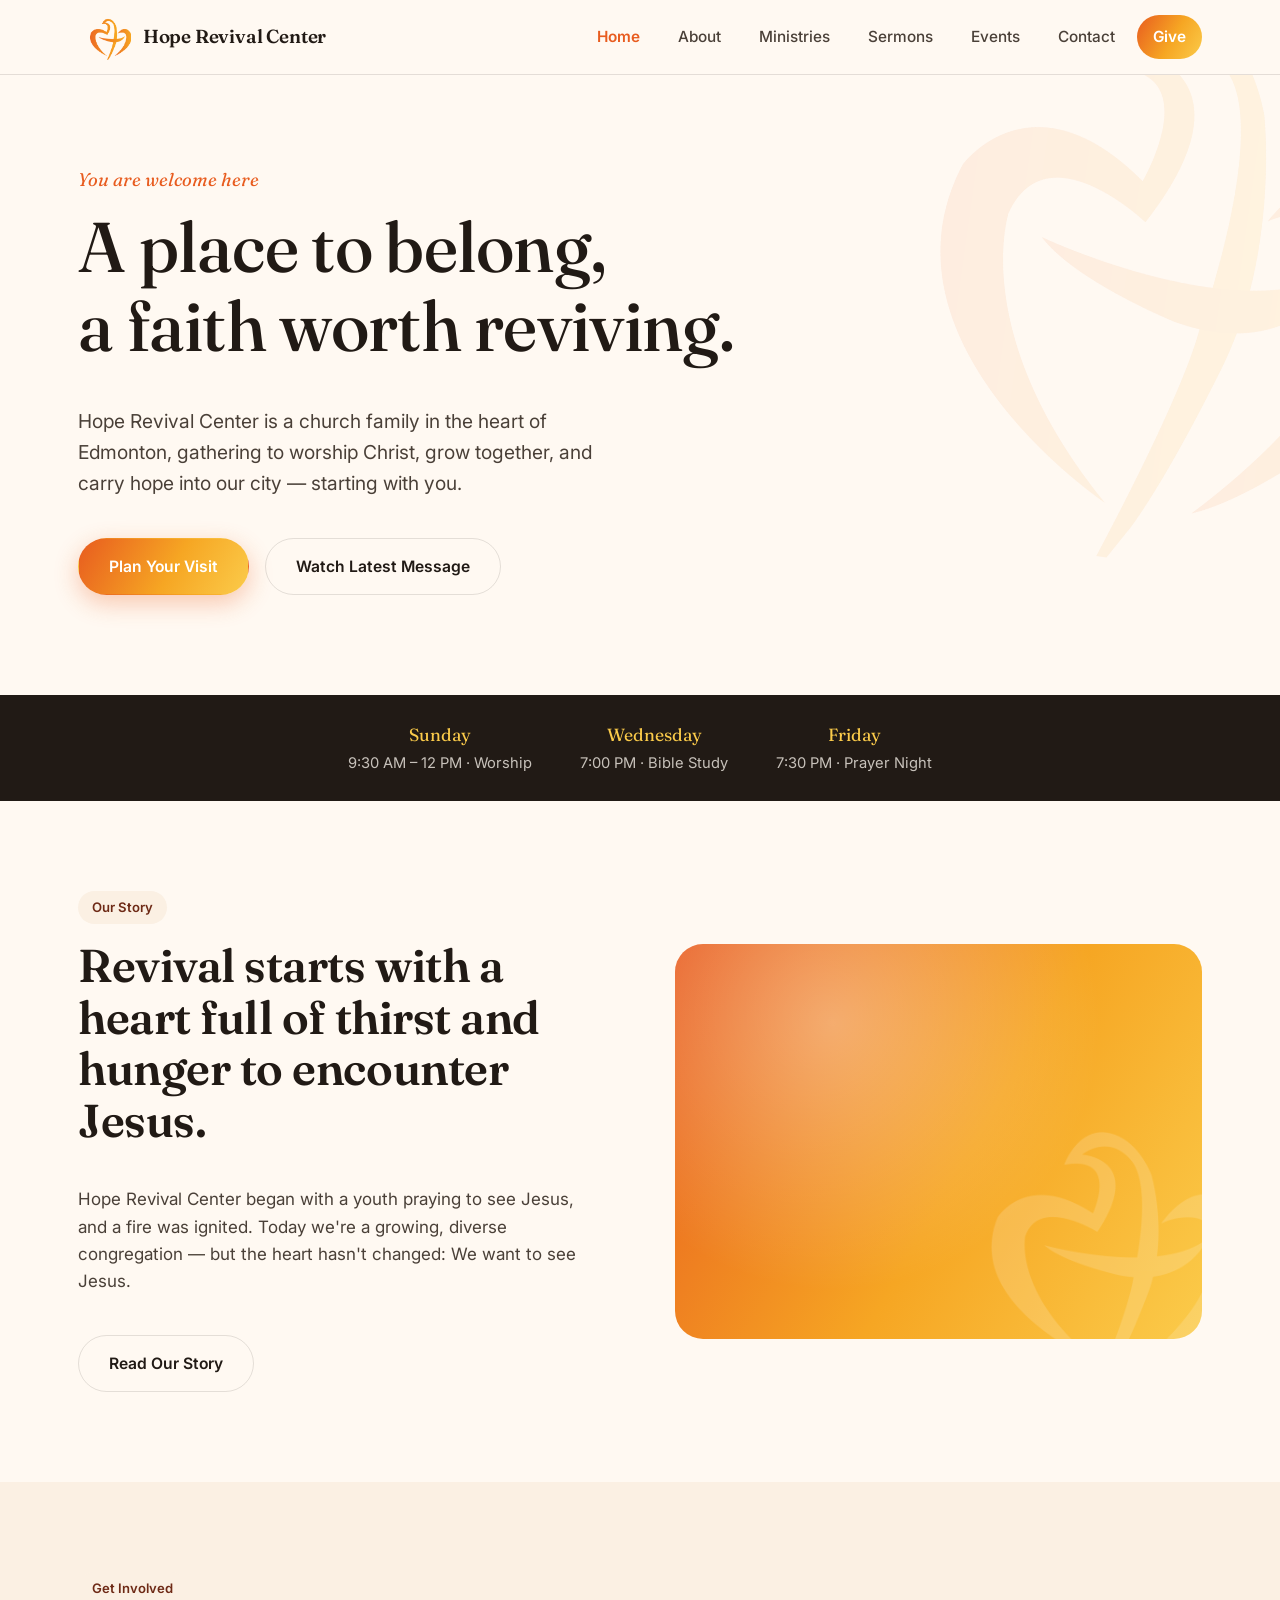
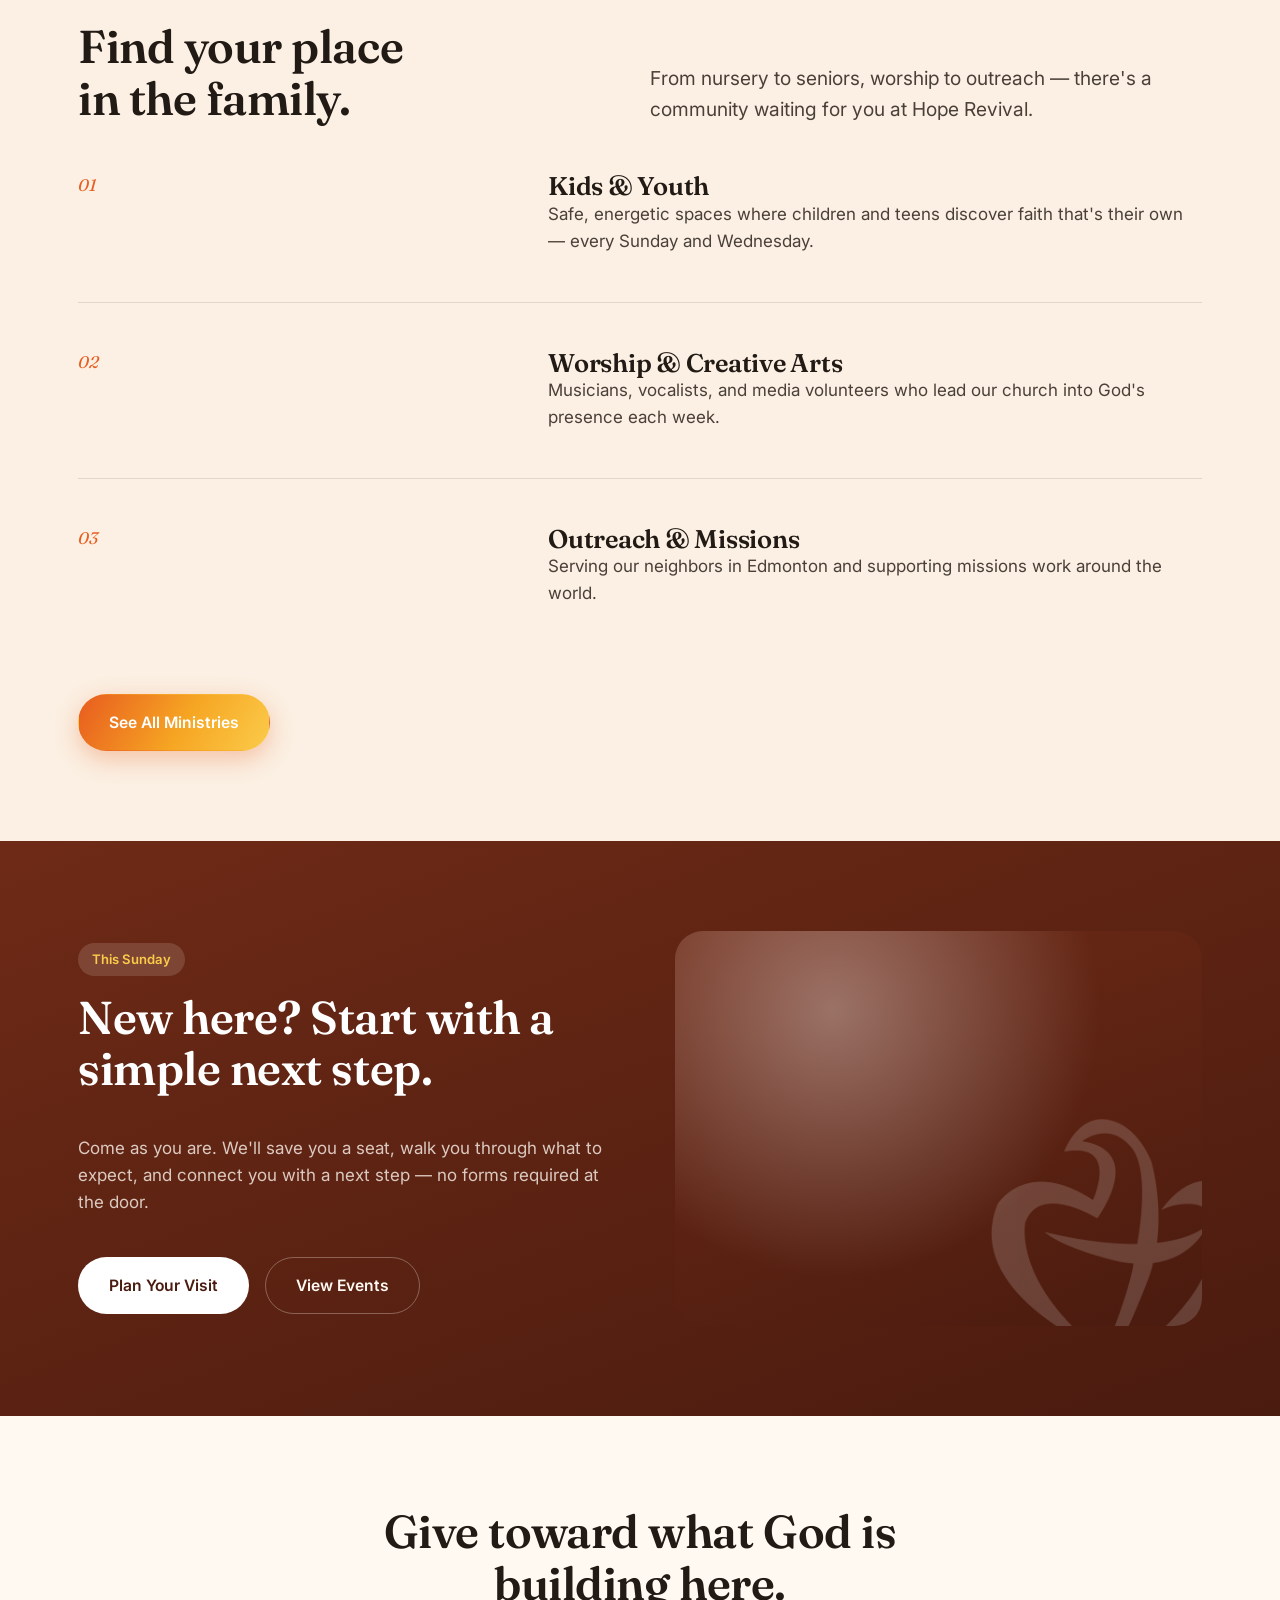
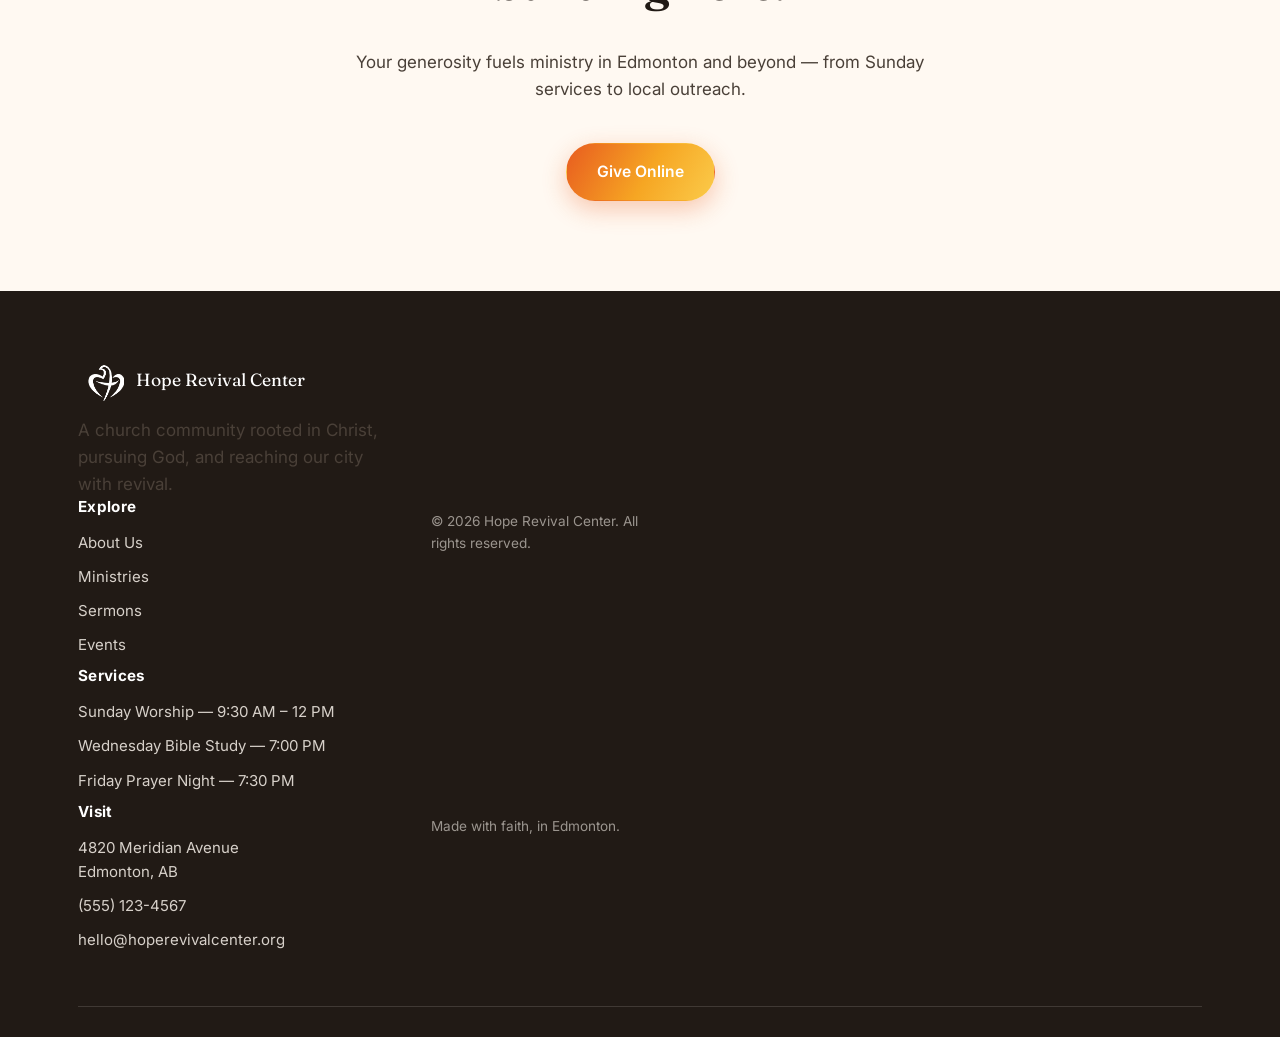
<file: index.html>
<!DOCTYPE html>
<html lang="en">
<head>
<meta charset="UTF-8">
<meta name="viewport" content="width=device-width, initial-scale=1.0">
<title>Home · Hope Revival Center</title>
<meta name="description" content="Hope Revival Center — a church family in Edmonton gathering to worship Christ and grow in hope.">
<link rel="icon" href="assets/mark.png">
<link rel="stylesheet" href="styles.css">
</head>
<body>
  <header class="site-header">
    <div class="header-inner">
      <a href="index.html" class="brand">
        <img src="assets/mark.png" alt="Hope Revival Center mark">
        <span>Hope Revival Center</span>
      </a>
      <button class="menu-toggle" aria-label="Toggle menu" onclick="document.querySelector('.main-nav').classList.toggle('open')">
        <span></span><span></span><span></span>
      </button>
      <nav class="main-nav">
      <a href="index.html" class="current">Home</a>
      <a href="about.html" class="">About</a>
      <a href="ministries.html" class="">Ministries</a>
      <a href="sermons.html" class="">Sermons</a>
      <a href="events.html" class="">Events</a>
      <a href="contact.html" class="">Contact</a>
      <a href="give.html" class="nav-give">Give</a>
      </nav>
    </div>
  </header>
  
  <section class="hero">
    <img class="hero-mark" src="assets/mark.png" alt="">
    <div class="wrap">
      <div class="eyebrow">You are welcome here</div>
      <h1>A place to belong,<br>a faith worth reviving.</h1>
      <p class="lede mt-40">Hope Revival Center is a church family in the heart of Edmonton, gathering to worship Christ, grow together, and carry hope into our city — starting with you.</p>
      <div class="stack mt-40">
        <a href="contact.html" class="btn btn-primary">Plan Your Visit</a>
        <a href="sermons.html" class="btn btn-ghost">Watch Latest Message</a>
      </div>
    </div>
  </section>

  <div class="service-strip">
    <div class="wrap">
      <div class="item"><span class="day">Sunday</span><span class="time">9:30 AM – 12 PM · Worship</span></div>
      <div class="item"><span class="day">Wednesday</span><span class="time">7:00 PM · Bible Study</span></div>
      <div class="item"><span class="day">Friday</span><span class="time">7:30 PM · Prayer Night</span></div>
    </div>
  </div>

  <section>
    <div class="wrap">
      <div class="feature-row">
        <div>
          <div class="badge">Our Story</div>
          <h2>Revival starts with a heart full of thirst and hunger to encounter Jesus.</h2>
          <p class="mt-40">Hope Revival Center began with a youth praying to see Jesus, and a fire was ignited. Today we're a growing, diverse congregation — but the heart hasn't changed: We want to see Jesus.</p>
          <div class="mt-40">
            <a href="about.html" class="btn btn-ghost">Read Our Story</a>
          </div>
        </div>
        <div class="visual">
          <img class="mark-overlay" src="assets/mark.png" alt="">
        </div>
      </div>
    </div>
  </section>

  <section class="section-cream-deep">
    <div class="wrap">
      <div class="section-head">
        <div>
          <div class="badge">Get Involved</div>
          <h2>Find your place<br>in the family.</h2>
        </div>
        <p class="lede">From nursery to seniors, worship to outreach — there's a community waiting for you at Hope Revival.</p>
      </div>
      <div class="ministry-row" style="border-top:none; padding-top:0;">
        <div class="tag">01</div>
        <div>
          <h3>Kids &amp; Youth</h3>
          <p>Safe, energetic spaces where children and teens discover faith that's their own — every Sunday and Wednesday.</p>
        </div>
      </div>
      <div class="ministry-row">
        <div class="tag">02</div>
        <div>
          <h3>Worship &amp; Creative Arts</h3>
          <p>Musicians, vocalists, and media volunteers who lead our church into God's presence each week.</p>
        </div>
      </div>
      <div class="ministry-row">
        <div class="tag">03</div>
        <div>
          <h3>Outreach &amp; Missions</h3>
          <p>Serving our neighbors in Edmonton and supporting missions work around the world.</p>
        </div>
      </div>
      <div class="mt-40">
        <a href="ministries.html" class="btn btn-primary">See All Ministries</a>
      </div>
    </div>
  </section>

  <section class="section-dark">
    <div class="wrap">
      <div class="feature-row reverse">
        <div class="visual alt">
          <img class="mark-overlay" src="assets/mark.png" alt="">
        </div>
        <div>
          <div class="badge" style="background:rgba(255,249,242,0.14); color:#FBCB4A;">This Sunday</div>
          <h2>New here? Start with a simple next step.</h2>
          <p class="mt-40">Come as you are. We'll save you a seat, walk you through what to expect, and connect you with a next step — no forms required at the door.</p>
          <div class="stack mt-40">
            <a href="contact.html" class="btn btn-light">Plan Your Visit</a>
            <a href="events.html" class="btn btn-ghost" style="border-color:rgba(255,249,242,0.3); color:#FFF9F2;">View Events</a>
          </div>
        </div>
      </div>
    </div>
  </section>

  <section>
    <div class="wrap center" style="max-width:640px;">
      <h2>Give toward what God is building here.</h2>
      <p class="center mt-40">Your generosity fuels ministry in Edmonton and beyond — from Sunday services to local outreach.</p>
      <div class="mt-40">
        <a href="give.html" class="btn btn-primary">Give Online</a>
      </div>
    </div>
  </section>

  <footer class="site-footer">
    <div class="wrap">
      <div class="footer-grid">
        <div>
          <div class="footer-brand">
            <img src="assets/mark.png" alt="Hope Revival Center mark">
            <span>Hope Revival Center</span>
          </div>
          <p>A church community rooted in Christ, pursuing God, and reaching our city with revival.</p>
        <div>
          <h4>Explore</h4>
          <ul>
            <li><a href="about.html">About Us</a></li>
            <li><a href="ministries.html">Ministries</a></li>
            <li><a href="sermons.html">Sermons</a></li>
            <li><a href="events.html">Events</a></li>
          </ul>
        </div>
        <div>
          <h4>Services</h4>
          <ul>
            <li>Sunday Worship — 9:30 AM – 12 PM</li>
            <li>Wednesday Bible Study — 7:00 PM</li>
            <li>Friday Prayer Night — 7:30 PM</li>
          </ul>
        </div>
        <div>
          <h4>Visit</h4>
          <ul>
            <li>4820 Meridian Avenue<br>Edmonton, AB</li>
            <li><a href="tel:+15551234567">(555) 123-4567</a></li>
            <li><a href="mailto:hello@hoperevivalcenter.org">hello@hoperevivalcenter.org</a></li>
          </ul>
        </div>
      </div>
      <div class="footer-bottom">
        <span>&copy; 2026 Hope Revival Center. All rights reserved.</span>
        <span>Made with faith, in Edmonton.</span>
      </div>
    </div>
  </footer>
  <script src="script.js"></script>
</body>
</html>
</file>
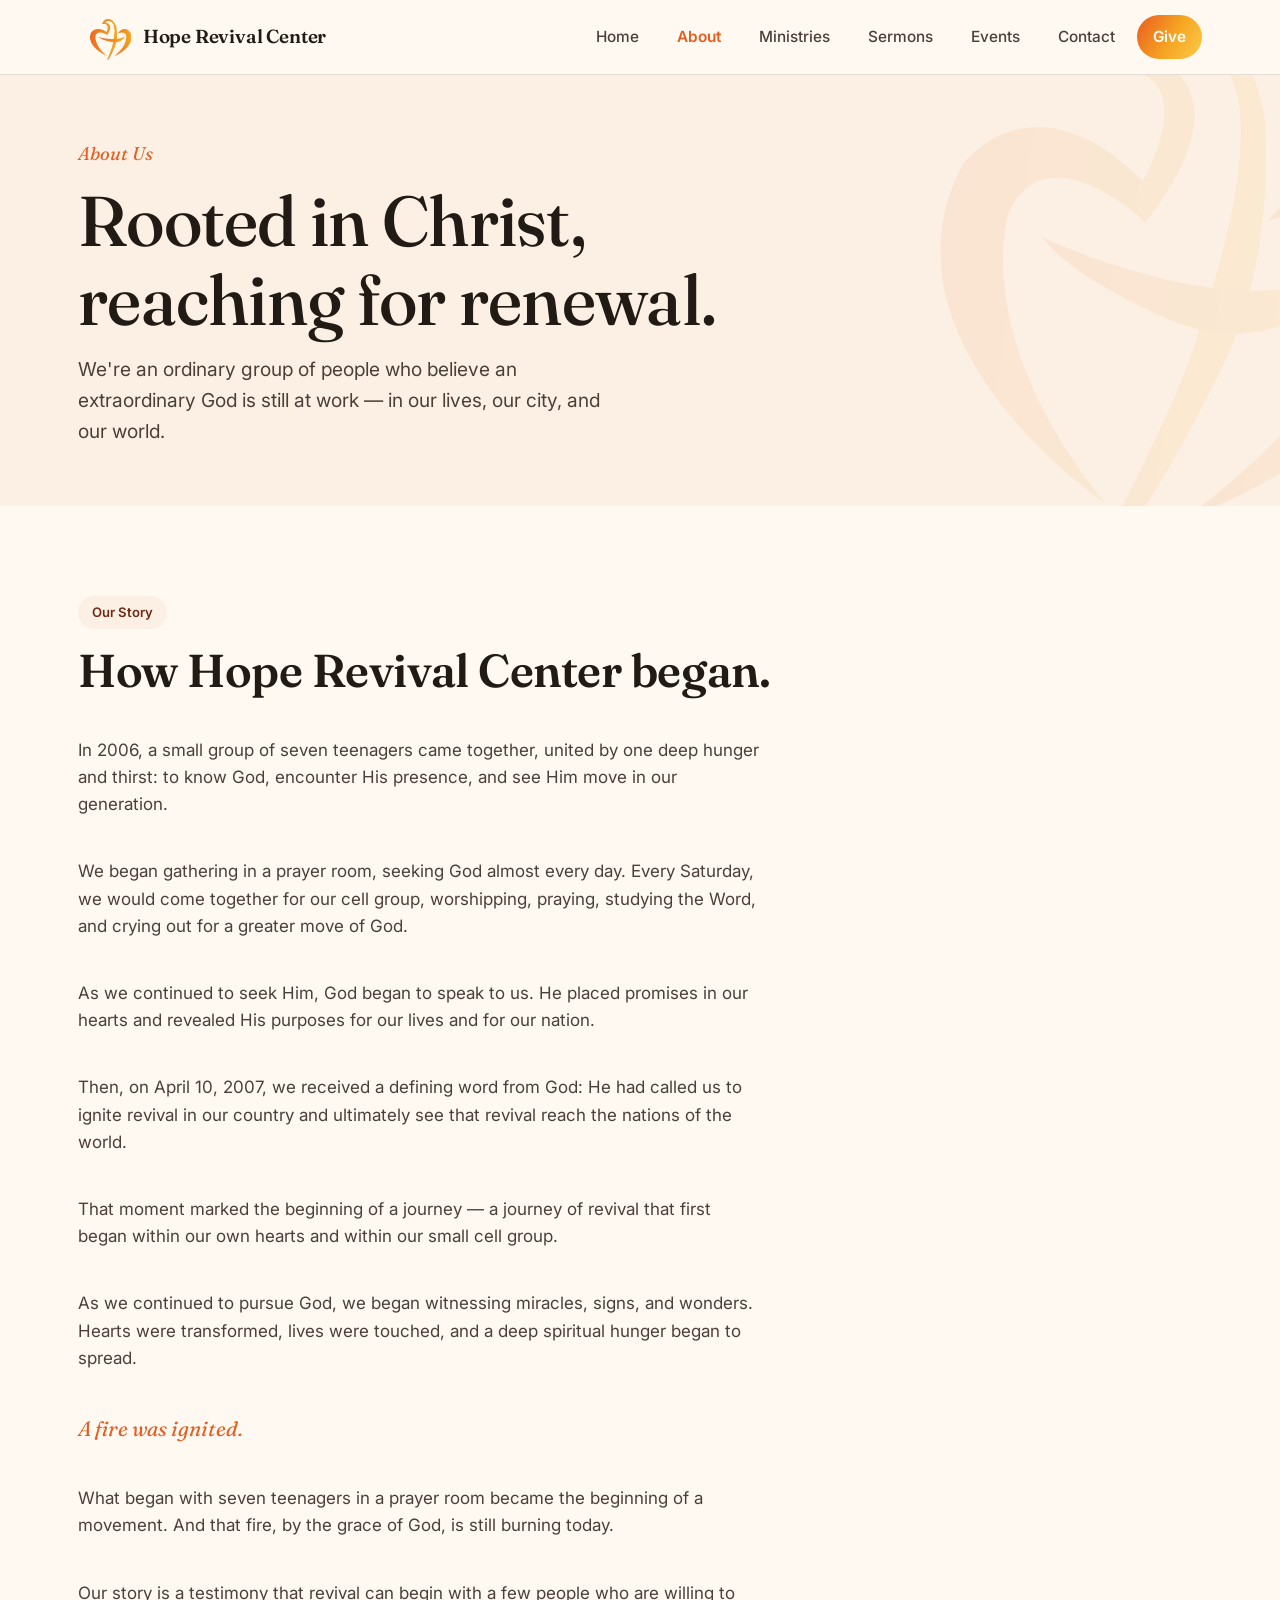
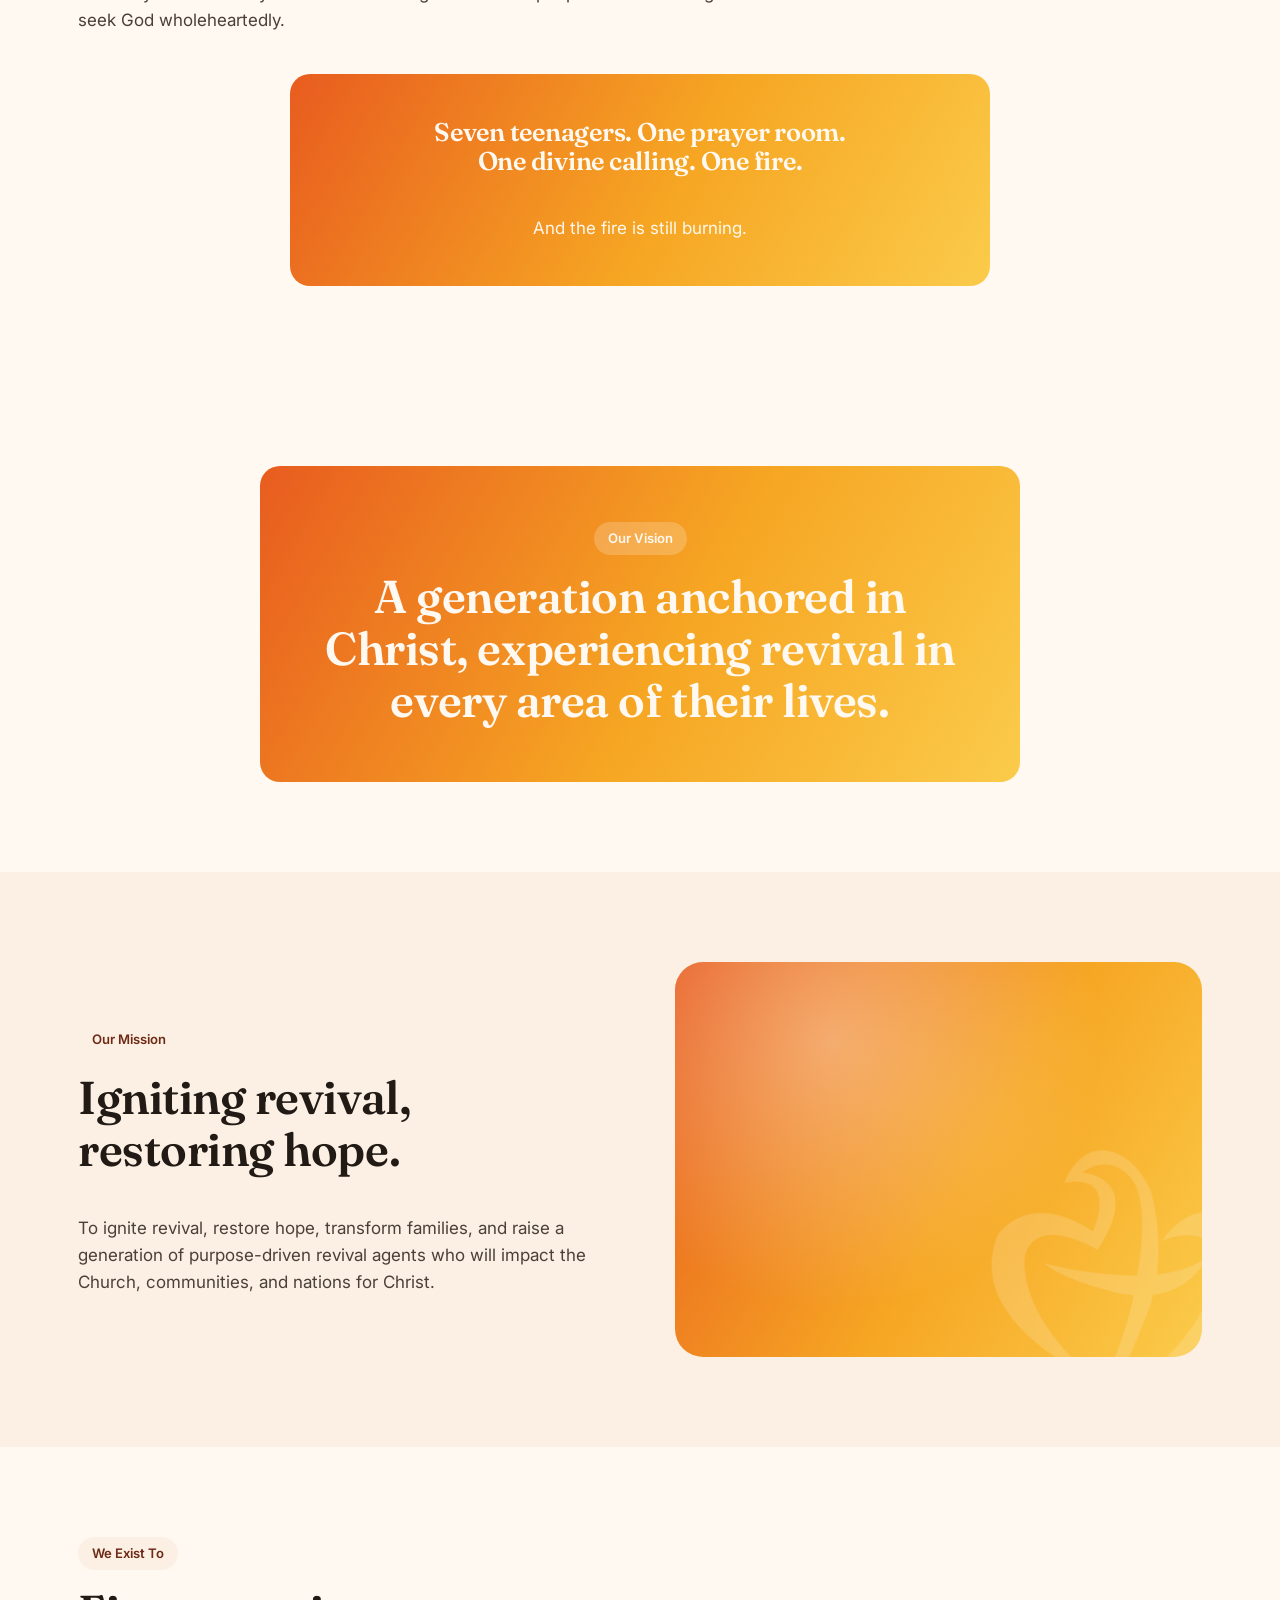
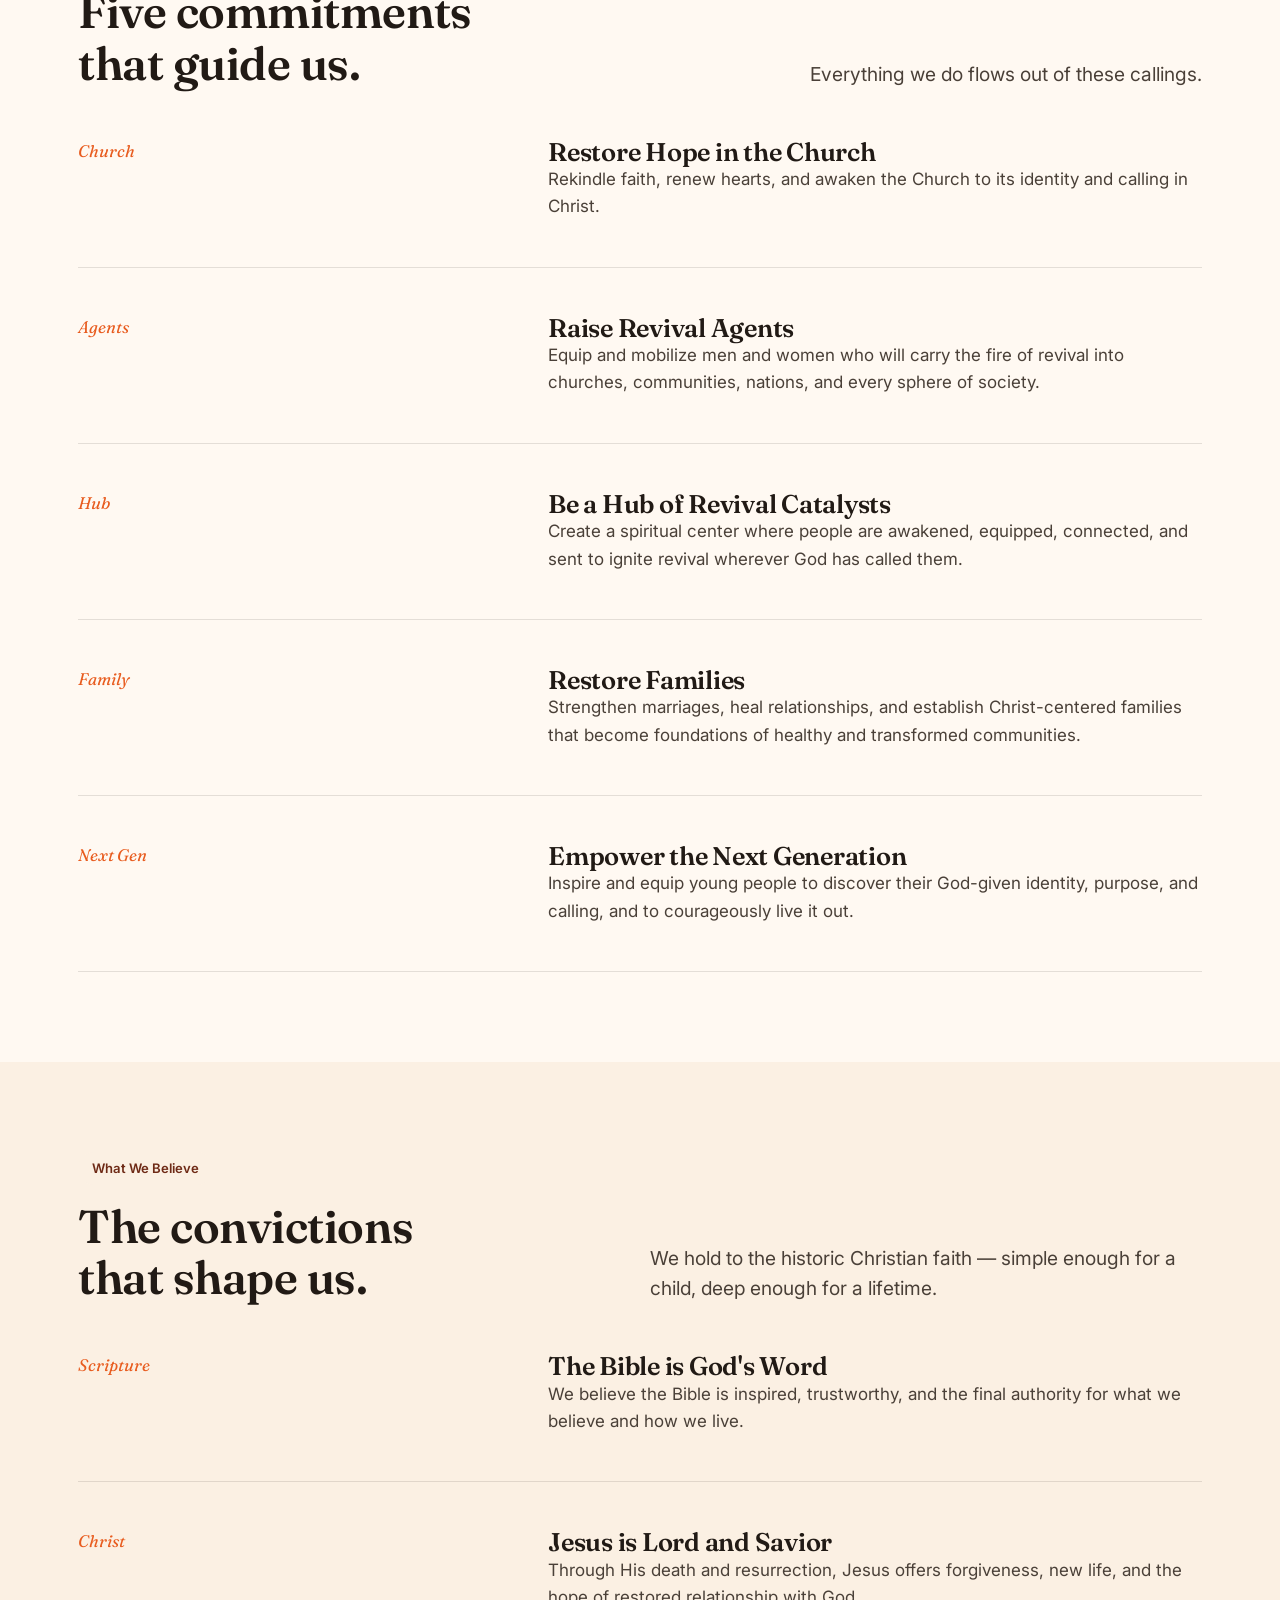
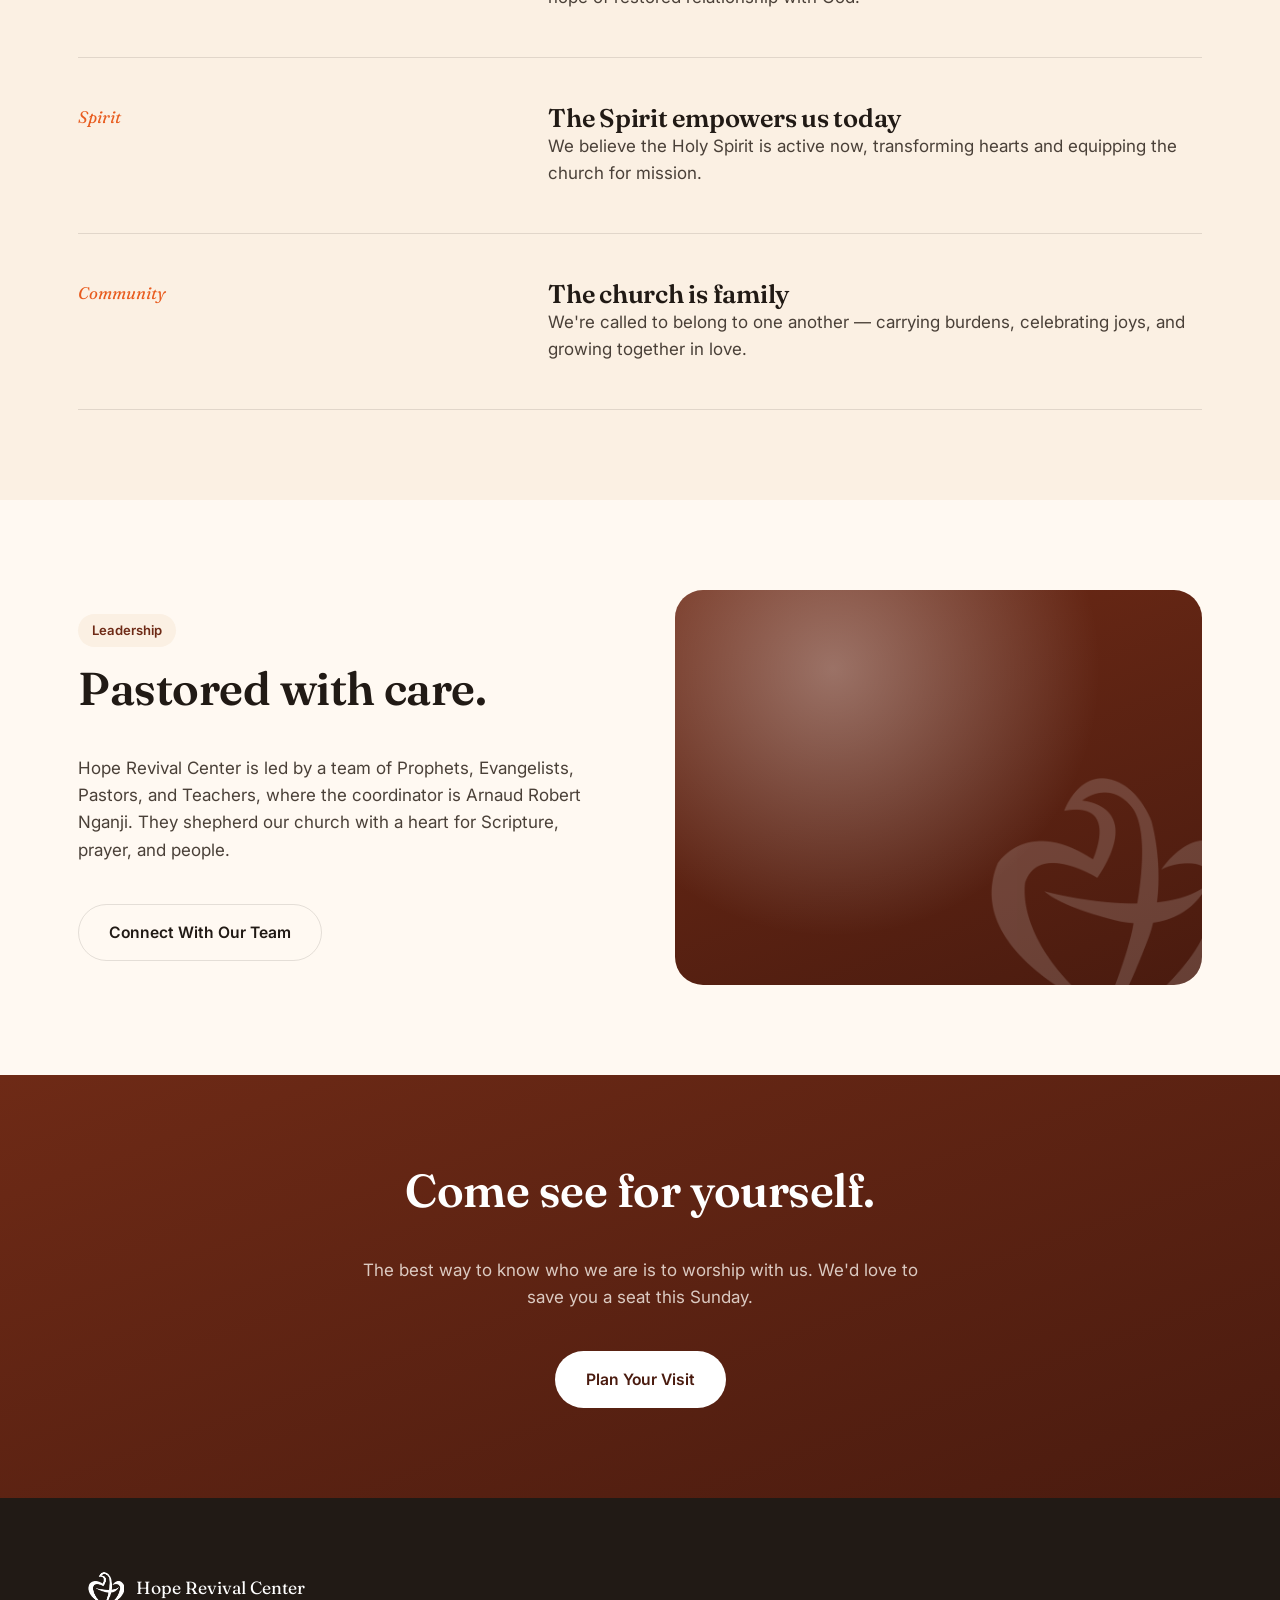
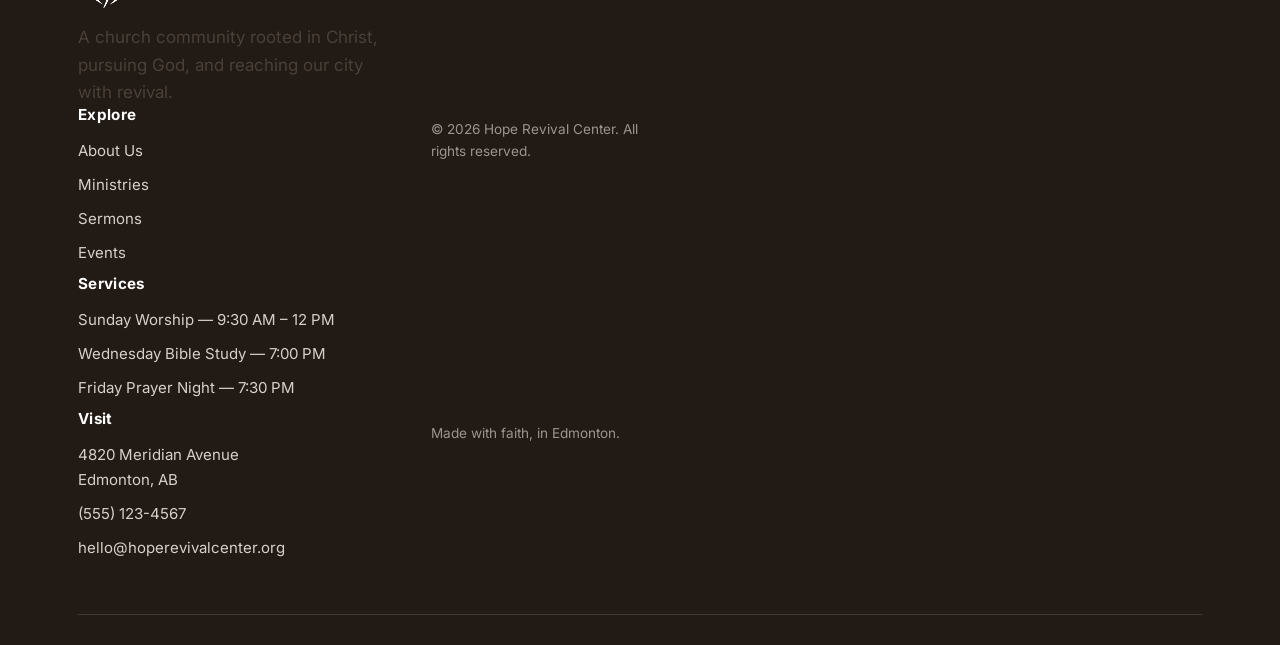
<file: about.html>
<!DOCTYPE html>
<html lang="en">
<head>
<meta charset="UTF-8">
<meta name="viewport" content="width=device-width, initial-scale=1.0">
<title>About · Hope Revival Center</title>
<meta name="description" content="Learn the story, beliefs, and leadership of Hope Revival Center in Edmonton.">
<link rel="icon" href="assets/mark.png">
<link rel="stylesheet" href="styles.css">
</head>
<body>
  <header class="site-header">
    <div class="header-inner">
      <a href="index.html" class="brand">
        <img src="assets/mark.png" alt="Hope Revival Center mark">
        <span>Hope Revival Center</span>
      </a>
      <button class="menu-toggle" aria-label="Toggle menu" onclick="document.querySelector('.main-nav').classList.toggle('open')">
        <span></span><span></span><span></span>
      </button>
      <nav class="main-nav">
      <a href="index.html" class="">Home</a>
      <a href="about.html" class="current">About</a>
      <a href="ministries.html" class="">Ministries</a>
      <a href="sermons.html" class="">Sermons</a>
      <a href="events.html" class="">Events</a>
      <a href="contact.html" class="">Contact</a>
      <a href="give.html" class="nav-give">Give</a>
      </nav>
    </div>
  </header>
  
  <section class="page-hero">
    <img class="hero-mark" src="assets/mark.png" alt="">
    <div class="wrap">
      <div class="eyebrow">About Us</div>
      <h1>Rooted in Christ,<br>reaching for renewal.</h1>
      <p class="lede">We're an ordinary group of people who believe an extraordinary God is still at work — in our lives, our city, and our world.</p>
    </div>
  </section>

  <section>
    <div class="wrap">
      <div class="badge">Our Story</div>
      <h2>How Hope Revival Center began.</h2>
      <div class="mt-40" style="max-width:700px;">
        <p>In 2006, a small group of seven teenagers came together, united by one deep hunger and thirst: to know God, encounter His presence, and see Him move in our generation.</p>
        <p class="mt-40">We began gathering in a prayer room, seeking God almost every day. Every Saturday, we would come together for our cell group, worshipping, praying, studying the Word, and crying out for a greater move of God.</p>
        <p class="mt-40">As we continued to seek Him, God began to speak to us. He placed promises in our hearts and revealed His purposes for our lives and for our nation.</p>
        <p class="mt-40">Then, on April 10, 2007, we received a defining word from God: He had called us to ignite revival in our country and ultimately see that revival reach the nations of the world.</p>
        <p class="mt-40">That moment marked the beginning of a journey — a journey of revival that first began within our own hearts and within our small cell group.</p>
        <p class="mt-40">As we continued to pursue God, we began witnessing miracles, signs, and wonders. Hearts were transformed, lives were touched, and a deep spiritual hunger began to spread.</p>
        <p class="mt-40" style="font-family:var(--font-display); font-style:italic; font-size:1.3rem; color:var(--flame-1);">A fire was ignited.</p>
        <p class="mt-40">What began with seven teenagers in a prayer room became the beginning of a movement. And that fire, by the grace of God, is still burning today.</p>
        <p class="mt-40">Our story is a testimony that revival can begin with a few people who are willing to seek God wholeheartedly.</p>
      </div>
      <div class="card card-flame mt-40 center" style="max-width:700px; padding:44px;">
        <h3 style="color:#FFF9F2;">Seven teenagers. One prayer room.<br>One divine calling. One fire.</h3>
        <p class="mt-40" style="color:rgba(255,255,255,0.92);">And the fire is still burning.</p>
      </div>
    </div>
  </section>


  <section>
    <div class="wrap">
      <div class="card card-flame center" style="max-width:760px; padding:56px 48px;">
        <div class="badge" style="background:rgba(255,255,255,0.2); color:#FFF9F2;">Our Vision</div>
        <h2 style="color:#FFF9F2;">A generation anchored in Christ, experiencing revival in every area of their lives.</h2>
      </div>
    </div>
  </section>

  <section class="section-cream-deep">
    <div class="wrap">
      <div class="feature-row">
        <div>
          <div class="badge">Our Mission</div>
          <h2>Igniting revival, restoring hope.</h2>
          <p class="mt-40">To ignite revival, restore hope, transform families, and raise a generation of purpose-driven revival agents who will impact the Church, communities, and nations for Christ.</p>
        </div>
        <div class="visual"><img class="mark-overlay" src="assets/mark.png" alt=""></div>
      </div>
    </div>
  </section>

  <section>
    <div class="wrap">
      <div class="section-head">
        <div>
          <div class="badge">We Exist To</div>
          <h2>Five commitments<br>that guide us.</h2>
        </div>
        <p class="lede">Everything we do flows out of these callings.</p>
      </div>
      <div class="ministry-row" style="border-top:none; padding-top:0;">
        <div class="tag">Church</div>
        <div><h3>Restore Hope in the Church</h3><p>Rekindle faith, renew hearts, and awaken the Church to its identity and calling in Christ.</p></div>
      </div>
      <div class="ministry-row">
        <div class="tag">Agents</div>
        <div><h3>Raise Revival Agents</h3><p>Equip and mobilize men and women who will carry the fire of revival into churches, communities, nations, and every sphere of society.</p></div>
      </div>
      <div class="ministry-row">
        <div class="tag">Hub</div>
        <div><h3>Be a Hub of Revival Catalysts</h3><p>Create a spiritual center where people are awakened, equipped, connected, and sent to ignite revival wherever God has called them.</p></div>
      </div>
      <div class="ministry-row">
        <div class="tag">Family</div>
        <div><h3>Restore Families</h3><p>Strengthen marriages, heal relationships, and establish Christ-centered families that become foundations of healthy and transformed communities.</p></div>
      </div>
      <div class="ministry-row">
        <div class="tag">Next Gen</div>
        <div><h3>Empower the Next Generation</h3><p>Inspire and equip young people to discover their God-given identity, purpose, and calling, and to courageously live it out.</p></div>
      </div>
    </div>
  </section>

  <section class="section-cream-deep">
    <div class="wrap">
      <div class="section-head">
        <div>
          <div class="badge">What We Believe</div>
          <h2>The convictions<br>that shape us.</h2>
        </div>
        <p class="lede">We hold to the historic Christian faith — simple enough for a child, deep enough for a lifetime.</p>
      </div>
      <div class="ministry-row" style="border-top:none; padding-top:0;">
        <div class="tag">Scripture</div>
        <div><h3>The Bible is God's Word</h3><p>We believe the Bible is inspired, trustworthy, and the final authority for what we believe and how we live.</p></div>
      </div>
      <div class="ministry-row">
        <div class="tag">Christ</div>
        <div><h3>Jesus is Lord and Savior</h3><p>Through His death and resurrection, Jesus offers forgiveness, new life, and the hope of restored relationship with God.</p></div>
      </div>
      <div class="ministry-row">
        <div class="tag">Spirit</div>
        <div><h3>The Spirit empowers us today</h3><p>We believe the Holy Spirit is active now, transforming hearts and equipping the church for mission.</p></div>
      </div>
      <div class="ministry-row">
        <div class="tag">Community</div>
        <div><h3>The church is family</h3><p>We're called to belong to one another — carrying burdens, celebrating joys, and growing together in love.</p></div>
      </div>
    </div>
  </section>

  <section>
    <div class="wrap">
      <div class="feature-row reverse">
        <div class="visual alt"><img class="mark-overlay" src="assets/mark.png" alt=""></div>
        <div>
          <div class="badge">Leadership</div>
          <h2>Pastored with care.</h2>
          <p class="mt-40">Hope Revival Center is led by a team of Prophets, Evangelists, Pastors, and Teachers, where the coordinator is Arnaud Robert Nganji. They shepherd our church with a heart for Scripture, prayer, and people.</p>
          <div class="mt-40"><a href="contact.html" class="btn btn-ghost">Connect With Our Team</a></div>
        </div>
      </div>
    </div>
  </section>

  <section class="section-dark">
    <div class="wrap center" style="max-width:640px;">
      <h2>Come see for yourself.</h2>
      <p class="center mt-40">The best way to know who we are is to worship with us. We'd love to save you a seat this Sunday.</p>
      <div class="mt-40"><a href="contact.html" class="btn btn-light">Plan Your Visit</a></div>
    </div>
  </section>

  <footer class="site-footer">
    <div class="wrap">
      <div class="footer-grid">
        <div>
          <div class="footer-brand">
            <img src="assets/mark.png" alt="Hope Revival Center mark">
            <span>Hope Revival Center</span>
          </div>
          <p>A church community rooted in Christ, pursuing God, and reaching our city with revival.</p>
        <div>
          <h4>Explore</h4>
          <ul>
            <li><a href="about.html">About Us</a></li>
            <li><a href="ministries.html">Ministries</a></li>
            <li><a href="sermons.html">Sermons</a></li>
            <li><a href="events.html">Events</a></li>
          </ul>
        </div>
        <div>
          <h4>Services</h4>
          <ul>
            <li>Sunday Worship — 9:30 AM – 12 PM</li>
            <li>Wednesday Bible Study — 7:00 PM</li>
            <li>Friday Prayer Night — 7:30 PM</li>
          </ul>
        </div>
        <div>
          <h4>Visit</h4>
          <ul>
            <li>4820 Meridian Avenue<br>Edmonton, AB</li>
            <li><a href="tel:+15551234567">(555) 123-4567</a></li>
            <li><a href="mailto:hello@hoperevivalcenter.org">hello@hoperevivalcenter.org</a></li>
          </ul>
        </div>
      </div>
      <div class="footer-bottom">
        <span>&copy; 2026 Hope Revival Center. All rights reserved.</span>
        <span>Made with faith, in Edmonton.</span>
      </div>
    </div>
  </footer>
  <script src="script.js"></script>
</body>
</html>
</file>
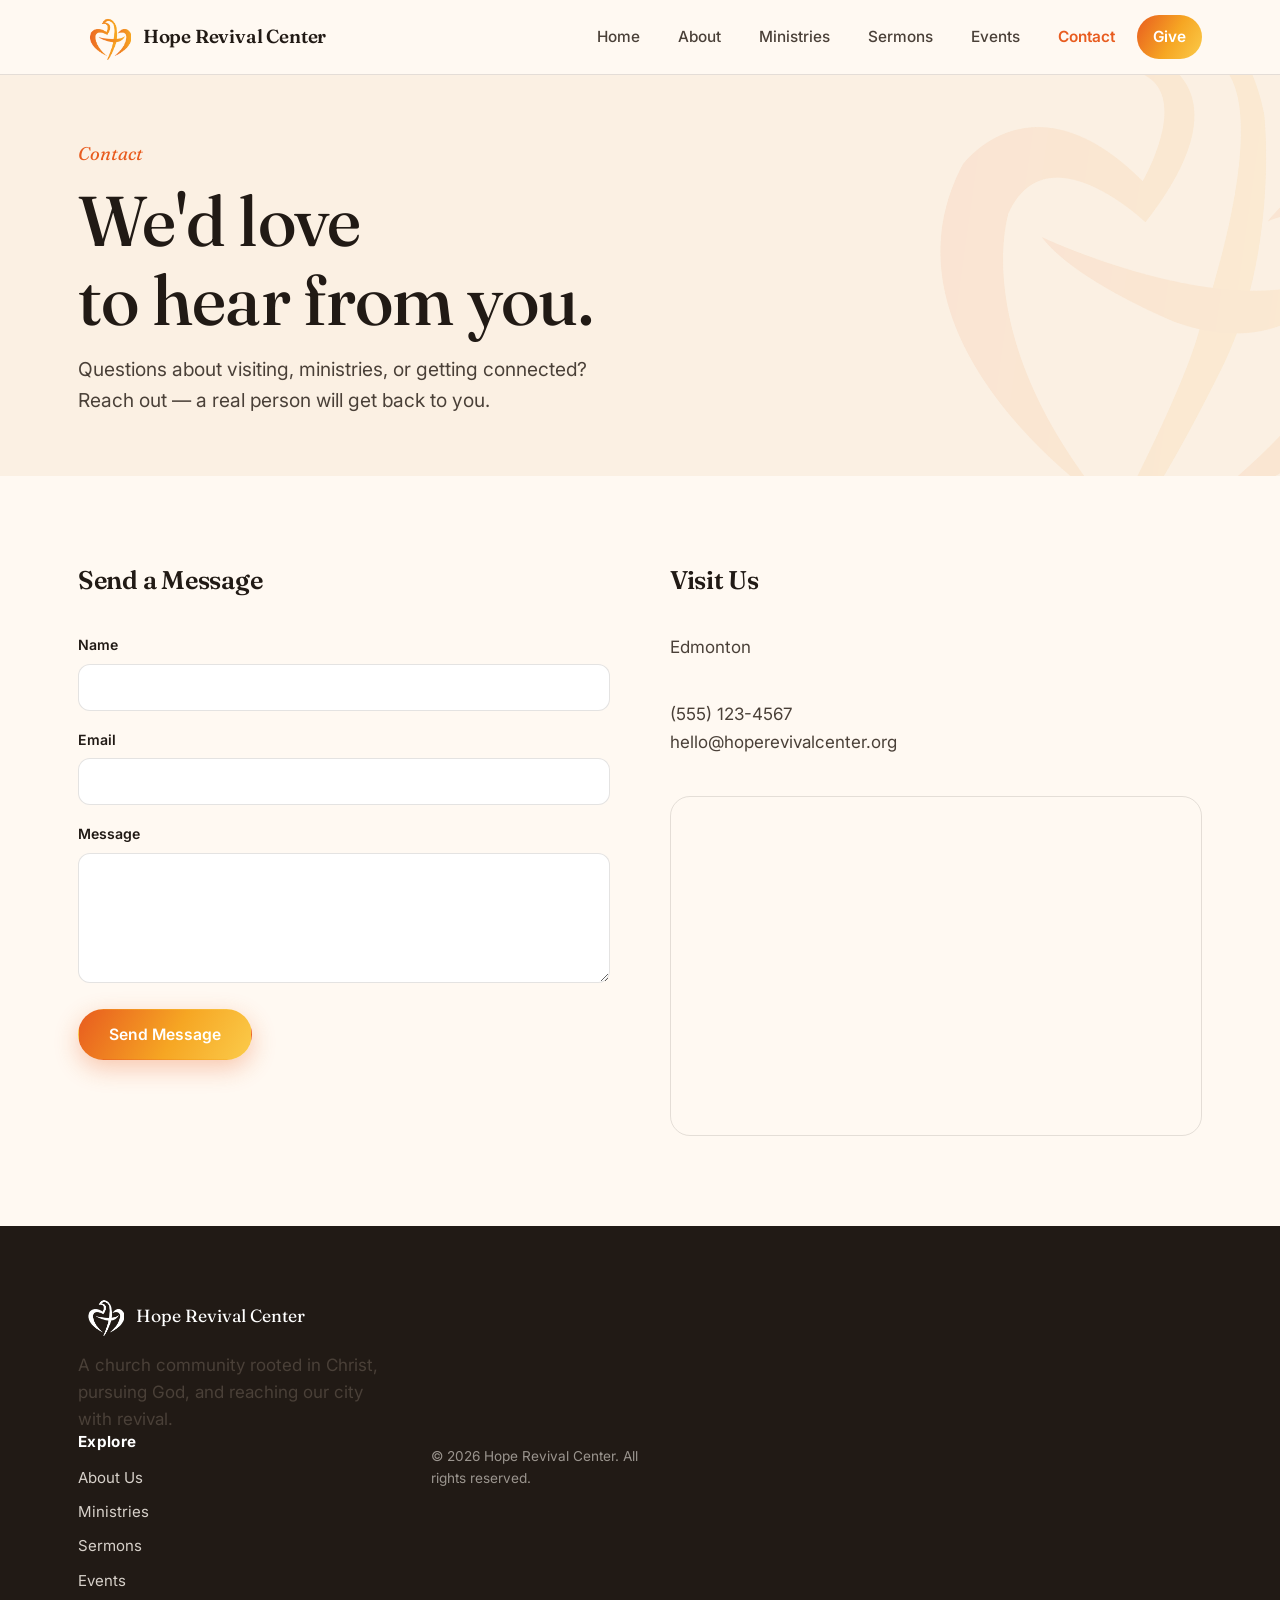
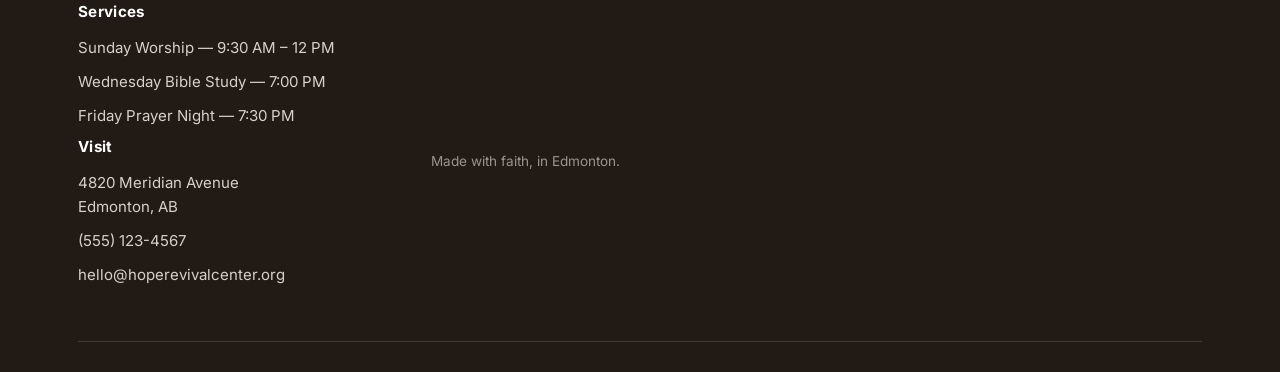
<file: contact.html>
<!DOCTYPE html>
<html lang="en">
<head>
<meta charset="UTF-8">
<meta name="viewport" content="width=device-width, initial-scale=1.0">
<title>Contact · Hope Revival Center</title>
<meta name="description" content="Get in touch with Hope Revival Center — visit, call, or send a message.">
<link rel="icon" href="assets/mark.png">
<link rel="stylesheet" href="styles.css">
</head>
<body>
  <header class="site-header">
    <div class="header-inner">
      <a href="index.html" class="brand">
        <img src="assets/mark.png" alt="Hope Revival Center mark">
        <span>Hope Revival Center</span>
      </a>
      <button class="menu-toggle" aria-label="Toggle menu" onclick="document.querySelector('.main-nav').classList.toggle('open')">
        <span></span><span></span><span></span>
      </button>
      <nav class="main-nav">
      <a href="index.html" class="">Home</a>
      <a href="about.html" class="">About</a>
      <a href="ministries.html" class="">Ministries</a>
      <a href="sermons.html" class="">Sermons</a>
      <a href="events.html" class="">Events</a>
      <a href="contact.html" class="current">Contact</a>
      <a href="give.html" class="nav-give">Give</a>
      </nav>
    </div>
  </header>
  
  <section class="page-hero">
    <img class="hero-mark" src="assets/mark.png" alt="">
    <div class="wrap">
      <div class="eyebrow">Contact</div>
      <h1>We'd love<br>to hear from you.</h1>
      <p class="lede">Questions about visiting, ministries, or getting connected? Reach out — a real person will get back to you.</p>
    </div>
  </section>

  <section>
    <div class="wrap">
      <div class="contact-grid">
        <div>
          <h3>Send a Message</h3>
          <form class="mt-40" onsubmit="event.preventDefault(); alert('Thanks for reaching out — we will get back to you soon.'); this.reset();">
            <div class="field">
              <label for="name">Name</label>
              <input type="text" id="name" name="name" required>
            </div>
            <div class="field">
              <label for="email">Email</label>
              <input type="email" id="email" name="email" required>
            </div>
            <div class="field">
              <label for="message">Message</label>
              <textarea id="message" name="message" required></textarea>
            </div>
            <button type="submit" class="btn btn-primary">Send Message</button>
          </form>
        </div>
        <div>
          <h3>Visit Us</h3>
          <p class="mt-40">Edmonton</p>
          <p class="mt-40"><a href="tel:+15551234567">(555) 123-4567</a><br><a href="mailto:hello@hoperevivalcenter.org">hello@hoperevivalcenter.org</a></p>
          <div class="mt-40 map-frame">
            <iframe src="https://www.openstreetmap.org/export/embed.html?bbox=-113.7139%2C53.4225%2C-113.3907%2C53.6167&amp;layer=mapnik" loading="lazy" title="Map of Edmonton, Alberta"></iframe>
          </div>
        </div>
      </div>
    </div>
  </section>

  <footer class="site-footer">
    <div class="wrap">
      <div class="footer-grid">
        <div>
          <div class="footer-brand">
            <img src="assets/mark.png" alt="Hope Revival Center mark">
            <span>Hope Revival Center</span>
          </div>
          <p>A church community rooted in Christ, pursuing God, and reaching our city with revival.</p>
        <div>
          <h4>Explore</h4>
          <ul>
            <li><a href="about.html">About Us</a></li>
            <li><a href="ministries.html">Ministries</a></li>
            <li><a href="sermons.html">Sermons</a></li>
            <li><a href="events.html">Events</a></li>
          </ul>
        </div>
        <div>
          <h4>Services</h4>
          <ul>
            <li>Sunday Worship — 9:30 AM – 12 PM</li>
            <li>Wednesday Bible Study — 7:00 PM</li>
            <li>Friday Prayer Night — 7:30 PM</li>
          </ul>
        </div>
        <div>
          <h4>Visit</h4>
          <ul>
            <li>4820 Meridian Avenue<br>Edmonton, AB</li>
            <li><a href="tel:+15551234567">(555) 123-4567</a></li>
            <li><a href="mailto:hello@hoperevivalcenter.org">hello@hoperevivalcenter.org</a></li>
          </ul>
        </div>
      </div>
      <div class="footer-bottom">
        <span>&copy; 2026 Hope Revival Center. All rights reserved.</span>
        <span>Made with faith, in Edmonton.</span>
      </div>
    </div>
  </footer>
  <script src="script.js"></script>
</body>
</html>
</file>
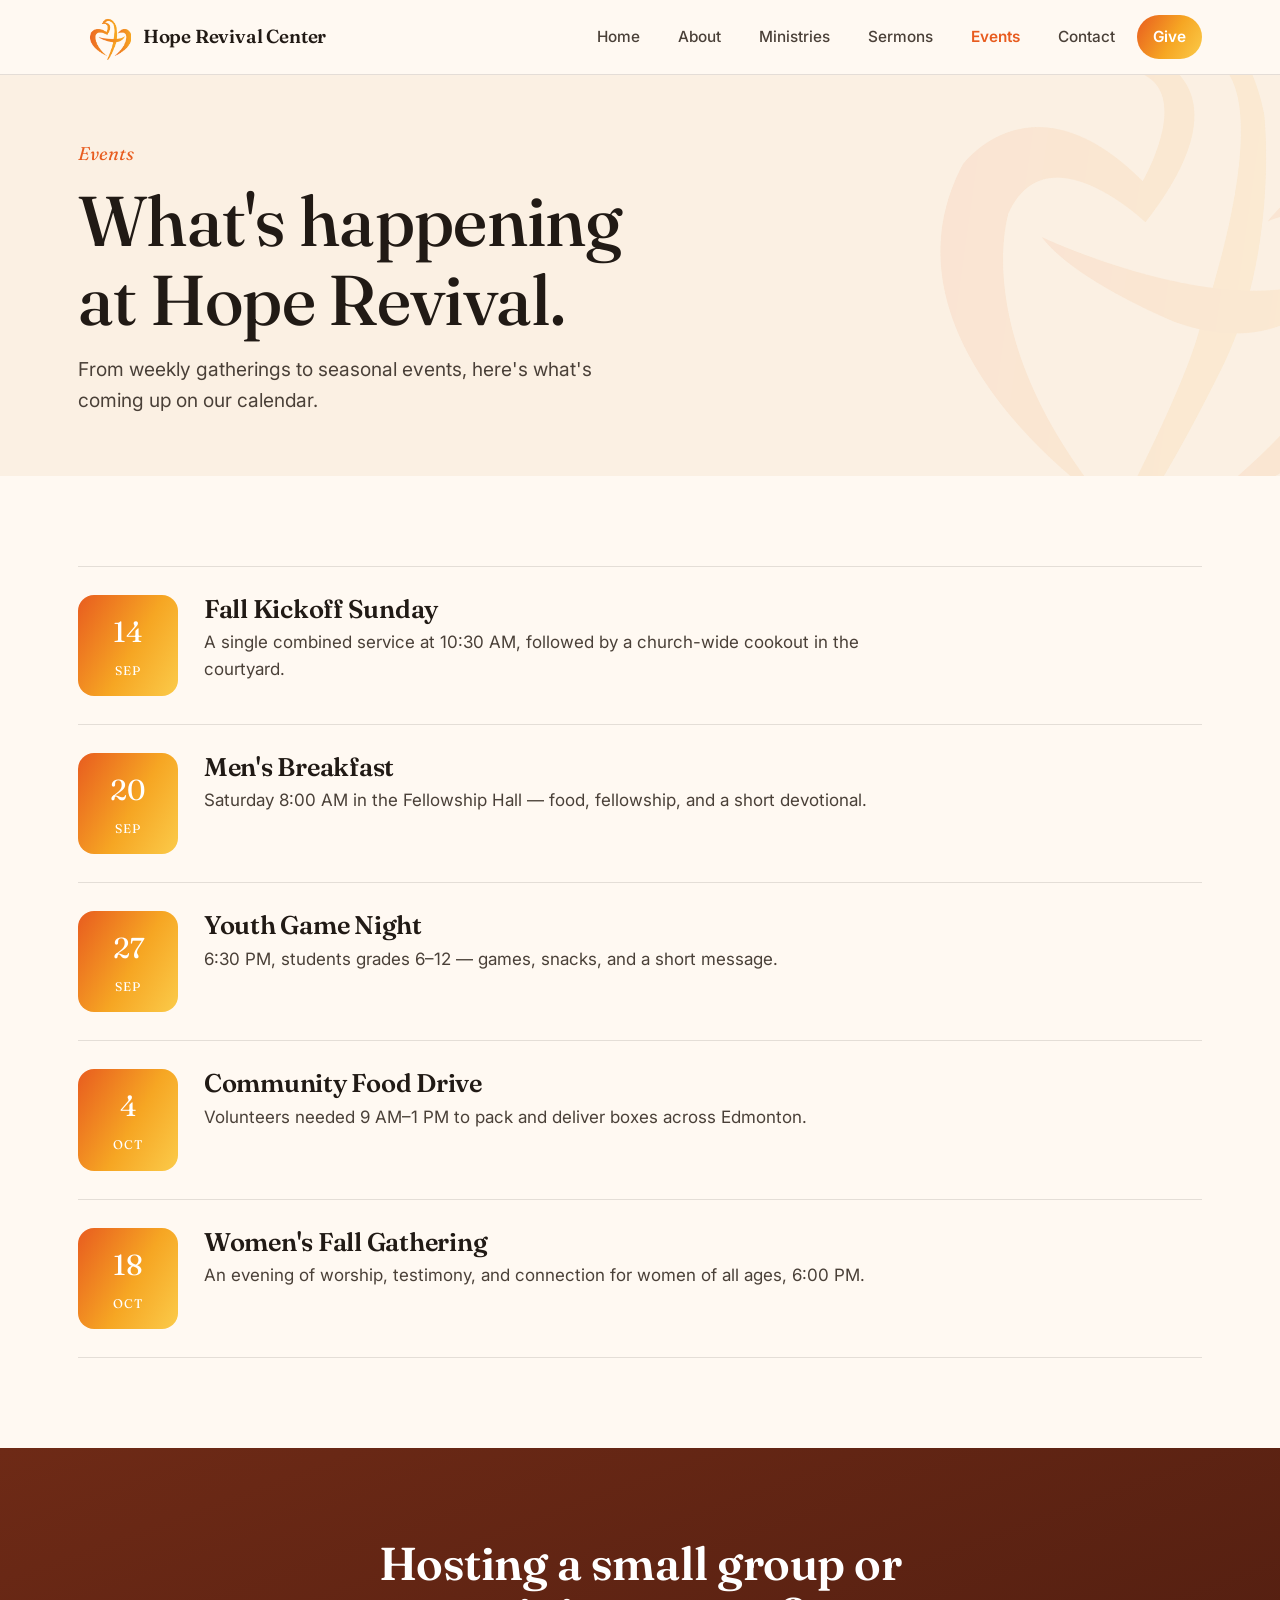
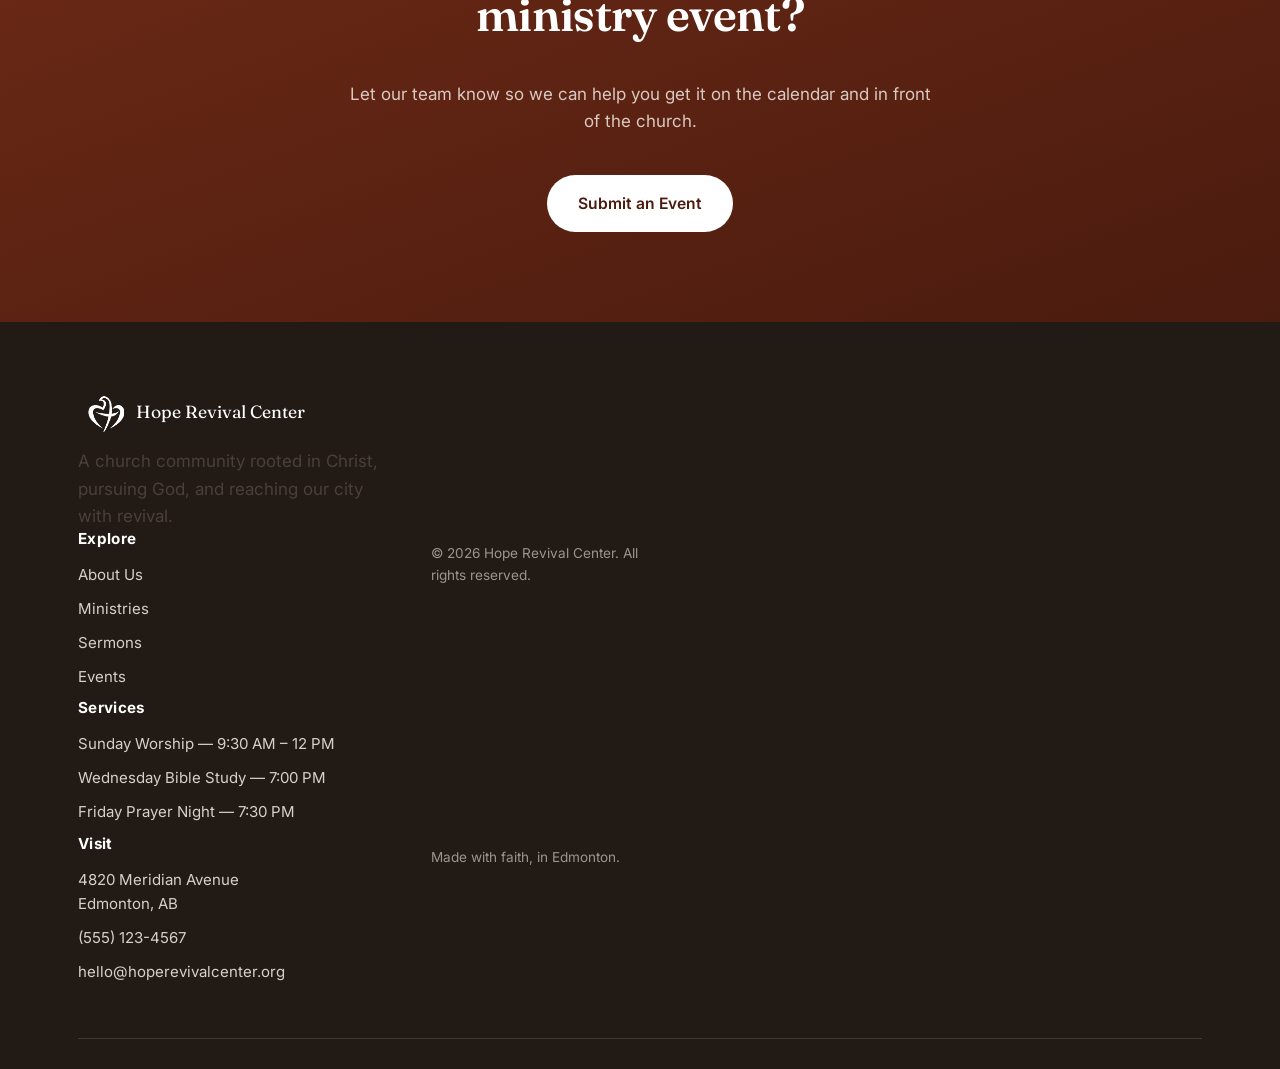
<file: events.html>
<!DOCTYPE html>
<html lang="en">
<head>
<meta charset="UTF-8">
<meta name="viewport" content="width=device-width, initial-scale=1.0">
<title>Events · Hope Revival Center</title>
<meta name="description" content="See upcoming events and gatherings at Hope Revival Center.">
<link rel="icon" href="assets/mark.png">
<link rel="stylesheet" href="styles.css">
</head>
<body>
  <header class="site-header">
    <div class="header-inner">
      <a href="index.html" class="brand">
        <img src="assets/mark.png" alt="Hope Revival Center mark">
        <span>Hope Revival Center</span>
      </a>
      <button class="menu-toggle" aria-label="Toggle menu" onclick="document.querySelector('.main-nav').classList.toggle('open')">
        <span></span><span></span><span></span>
      </button>
      <nav class="main-nav">
      <a href="index.html" class="">Home</a>
      <a href="about.html" class="">About</a>
      <a href="ministries.html" class="">Ministries</a>
      <a href="sermons.html" class="">Sermons</a>
      <a href="events.html" class="current">Events</a>
      <a href="contact.html" class="">Contact</a>
      <a href="give.html" class="nav-give">Give</a>
      </nav>
    </div>
  </header>
  
  <section class="page-hero">
    <img class="hero-mark" src="assets/mark.png" alt="">
    <div class="wrap">
      <div class="eyebrow">Events</div>
      <h1>What's happening<br>at Hope Revival.</h1>
      <p class="lede">From weekly gatherings to seasonal events, here's what's coming up on our calendar.</p>
    </div>
  </section>

  <section>
    <div class="wrap">
      
      <div class="event">
        <div class="date-block"><span class="num">14</span><span class="mon">Sep</span></div>
        <div><h3>Fall Kickoff Sunday</h3><p style="margin-top:6px;">A single combined service at 10:30 AM, followed by a church-wide cookout in the courtyard.</p></div>
      </div>
      <div class="event">
        <div class="date-block"><span class="num">20</span><span class="mon">Sep</span></div>
        <div><h3>Men's Breakfast</h3><p style="margin-top:6px;">Saturday 8:00 AM in the Fellowship Hall — food, fellowship, and a short devotional.</p></div>
      </div>
      <div class="event">
        <div class="date-block"><span class="num">27</span><span class="mon">Sep</span></div>
        <div><h3>Youth Game Night</h3><p style="margin-top:6px;">6:30 PM, students grades 6–12 — games, snacks, and a short message.</p></div>
      </div>
      <div class="event">
        <div class="date-block"><span class="num">4</span><span class="mon">Oct</span></div>
        <div><h3>Community Food Drive</h3><p style="margin-top:6px;">Volunteers needed 9 AM–1 PM to pack and deliver boxes across Edmonton.</p></div>
      </div>
      <div class="event">
        <div class="date-block"><span class="num">18</span><span class="mon">Oct</span></div>
        <div><h3>Women's Fall Gathering</h3><p style="margin-top:6px;">An evening of worship, testimony, and connection for women of all ages, 6:00 PM.</p></div>
      </div>
    </div>
  </section>

  <section class="section-dark">
    <div class="wrap center" style="max-width:640px;">
      <h2>Hosting a small group or ministry event?</h2>
      <p class="center mt-40">Let our team know so we can help you get it on the calendar and in front of the church.</p>
      <div class="mt-40"><a href="contact.html" class="btn btn-light">Submit an Event</a></div>
    </div>
  </section>

  <footer class="site-footer">
    <div class="wrap">
      <div class="footer-grid">
        <div>
          <div class="footer-brand">
            <img src="assets/mark.png" alt="Hope Revival Center mark">
            <span>Hope Revival Center</span>
          </div>
          <p>A church community rooted in Christ, pursuing God, and reaching our city with revival.</p>
        <div>
          <h4>Explore</h4>
          <ul>
            <li><a href="about.html">About Us</a></li>
            <li><a href="ministries.html">Ministries</a></li>
            <li><a href="sermons.html">Sermons</a></li>
            <li><a href="events.html">Events</a></li>
          </ul>
        </div>
        <div>
          <h4>Services</h4>
          <ul>
            <li>Sunday Worship — 9:30 AM – 12 PM</li>
            <li>Wednesday Bible Study — 7:00 PM</li>
            <li>Friday Prayer Night — 7:30 PM</li>
          </ul>
        </div>
        <div>
          <h4>Visit</h4>
          <ul>
            <li>4820 Meridian Avenue<br>Edmonton, AB</li>
            <li><a href="tel:+15551234567">(555) 123-4567</a></li>
            <li><a href="mailto:hello@hoperevivalcenter.org">hello@hoperevivalcenter.org</a></li>
          </ul>
        </div>
      </div>
      <div class="footer-bottom">
        <span>&copy; 2026 Hope Revival Center. All rights reserved.</span>
        <span>Made with faith, in Edmonton.</span>
      </div>
    </div>
  </footer>
  <script src="script.js"></script>
</body>
</html>
</file>
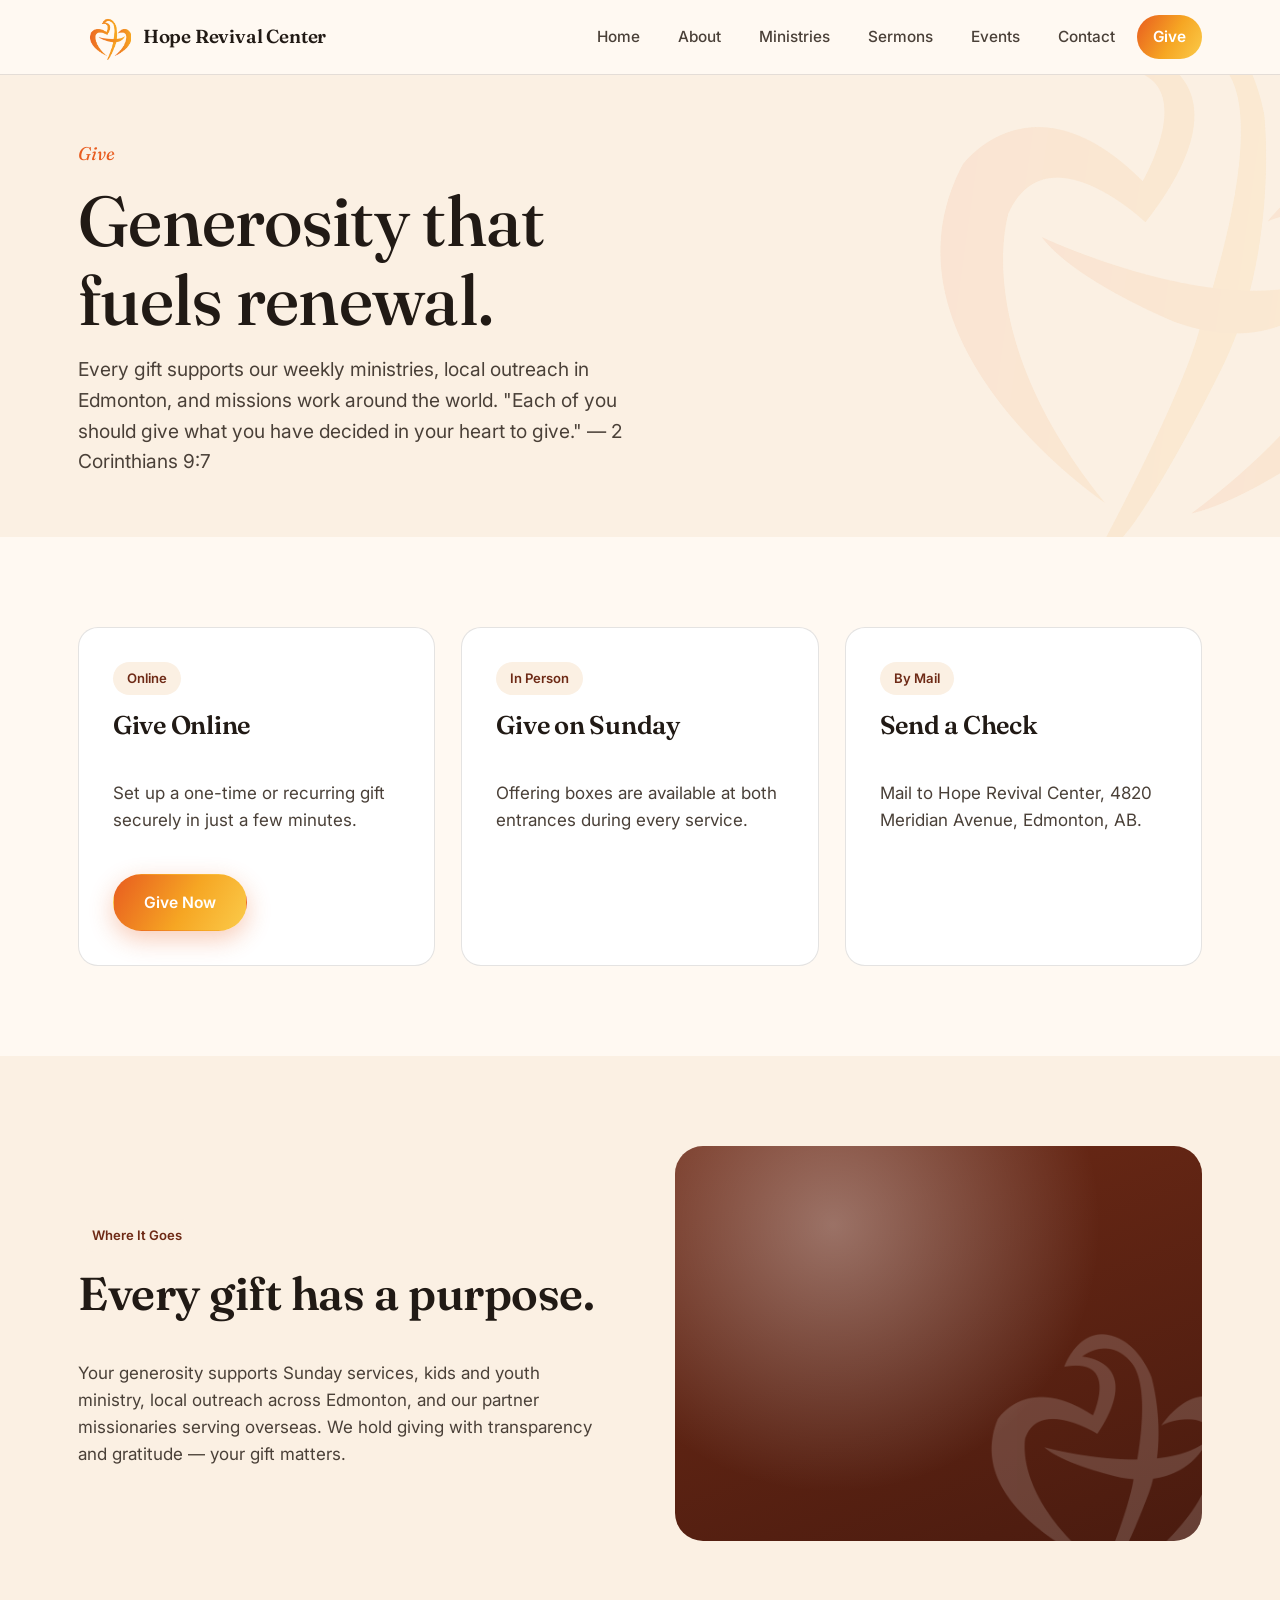
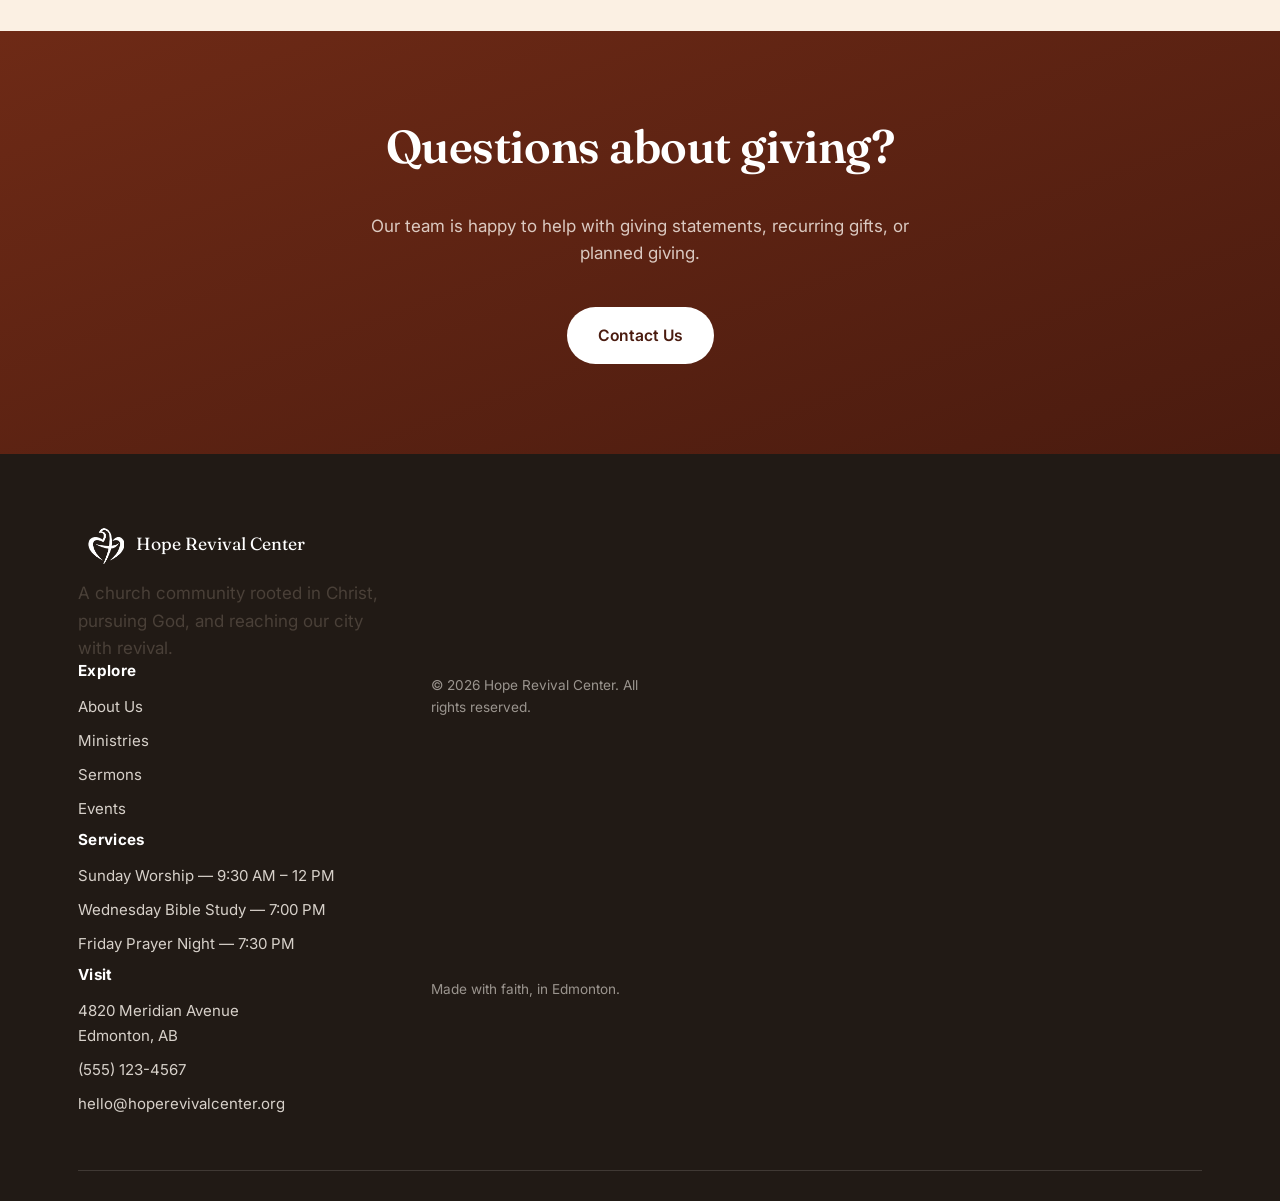
<file: give.html>
<!DOCTYPE html>
<html lang="en">
<head>
<meta charset="UTF-8">
<meta name="viewport" content="width=device-width, initial-scale=1.0">
<title>Give · Hope Revival Center</title>
<meta name="description" content="Support the ministry of Hope Revival Center through online, in-person, or mailed giving.">
<link rel="icon" href="assets/mark.png">
<link rel="stylesheet" href="styles.css">
</head>
<body>
  <header class="site-header">
    <div class="header-inner">
      <a href="index.html" class="brand">
        <img src="assets/mark.png" alt="Hope Revival Center mark">
        <span>Hope Revival Center</span>
      </a>
      <button class="menu-toggle" aria-label="Toggle menu" onclick="document.querySelector('.main-nav').classList.toggle('open')">
        <span></span><span></span><span></span>
      </button>
      <nav class="main-nav">
      <a href="index.html" class="">Home</a>
      <a href="about.html" class="">About</a>
      <a href="ministries.html" class="">Ministries</a>
      <a href="sermons.html" class="">Sermons</a>
      <a href="events.html" class="">Events</a>
      <a href="contact.html" class="">Contact</a>
      <a href="give.html" class="nav-give current">Give</a>
      </nav>
    </div>
  </header>
  
  <section class="page-hero">
    <img class="hero-mark" src="assets/mark.png" alt="">
    <div class="wrap">
      <div class="eyebrow">Give</div>
      <h1>Generosity that<br>fuels renewal.</h1>
      <p class="lede">Every gift supports our weekly ministries, local outreach in Edmonton, and missions work around the world. "Each of you should give what you have decided in your heart to give." — 2 Corinthians 9:7</p>
    </div>
  </section>

  <section>
    <div class="wrap">
      <div class="give-grid">
        <div class="give-option">
          <div class="badge">Online</div>
          <h3>Give Online</h3>
          <p class="mt-40">Set up a one-time or recurring gift securely in just a few minutes.</p>
          <div class="mt-40"><a href="#" class="btn btn-primary">Give Now</a></div>
        </div>
        <div class="give-option">
          <div class="badge">In Person</div>
          <h3>Give on Sunday</h3>
          <p class="mt-40">Offering boxes are available at both entrances during every service.</p>
        </div>
        <div class="give-option">
          <div class="badge">By Mail</div>
          <h3>Send a Check</h3>
          <p class="mt-40">Mail to Hope Revival Center, 4820 Meridian Avenue, Edmonton, AB.</p>
        </div>
      </div>
    </div>
  </section>

  <section class="section-cream-deep">
    <div class="wrap">
      <div class="feature-row">
        <div>
          <div class="badge">Where It Goes</div>
          <h2>Every gift has a purpose.</h2>
          <p class="mt-40">Your generosity supports Sunday services, kids and youth ministry, local outreach across Edmonton, and our partner missionaries serving overseas. We hold giving with transparency and gratitude — your gift matters.</p>
        </div>
        <div class="visual alt"><img class="mark-overlay" src="assets/mark.png" alt=""></div>
      </div>
    </div>
  </section>

  <section class="section-dark">
    <div class="wrap center" style="max-width:640px;">
      <h2>Questions about giving?</h2>
      <p class="center mt-40">Our team is happy to help with giving statements, recurring gifts, or planned giving.</p>
      <div class="mt-40"><a href="contact.html" class="btn btn-light">Contact Us</a></div>
    </div>
  </section>

  <footer class="site-footer">
    <div class="wrap">
      <div class="footer-grid">
        <div>
          <div class="footer-brand">
            <img src="assets/mark.png" alt="Hope Revival Center mark">
            <span>Hope Revival Center</span>
          </div>
          <p>A church community rooted in Christ, pursuing God, and reaching our city with revival.</p>
        <div>
          <h4>Explore</h4>
          <ul>
            <li><a href="about.html">About Us</a></li>
            <li><a href="ministries.html">Ministries</a></li>
            <li><a href="sermons.html">Sermons</a></li>
            <li><a href="events.html">Events</a></li>
          </ul>
        </div>
        <div>
          <h4>Services</h4>
          <ul>
            <li>Sunday Worship — 9:30 AM – 12 PM</li>
            <li>Wednesday Bible Study — 7:00 PM</li>
            <li>Friday Prayer Night — 7:30 PM</li>
          </ul>
        </div>
        <div>
          <h4>Visit</h4>
          <ul>
            <li>4820 Meridian Avenue<br>Edmonton, AB</li>
            <li><a href="tel:+15551234567">(555) 123-4567</a></li>
            <li><a href="mailto:hello@hoperevivalcenter.org">hello@hoperevivalcenter.org</a></li>
          </ul>
        </div>
      </div>
      <div class="footer-bottom">
        <span>&copy; 2026 Hope Revival Center. All rights reserved.</span>
        <span>Made with faith, in Edmonton.</span>
      </div>
    </div>
  </footer>
  <script src="script.js"></script>
</body>
</html>
</file>
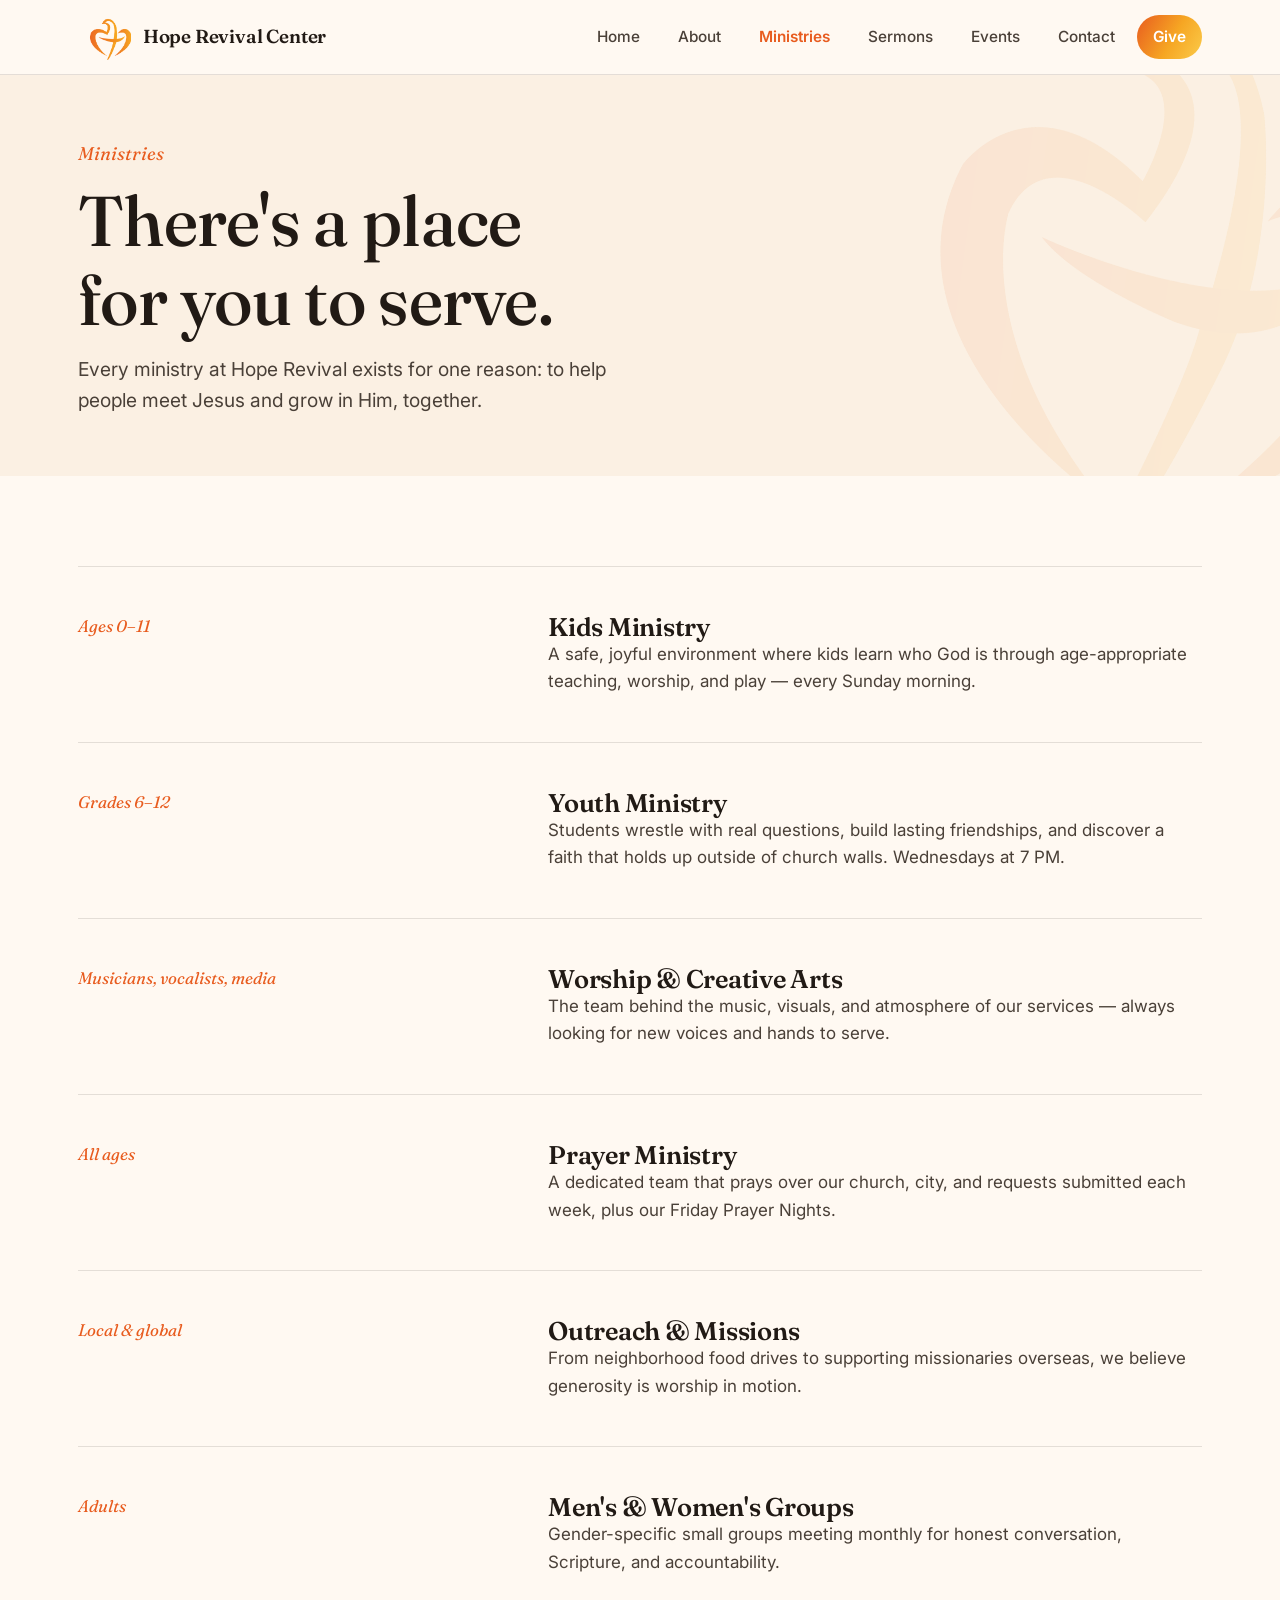
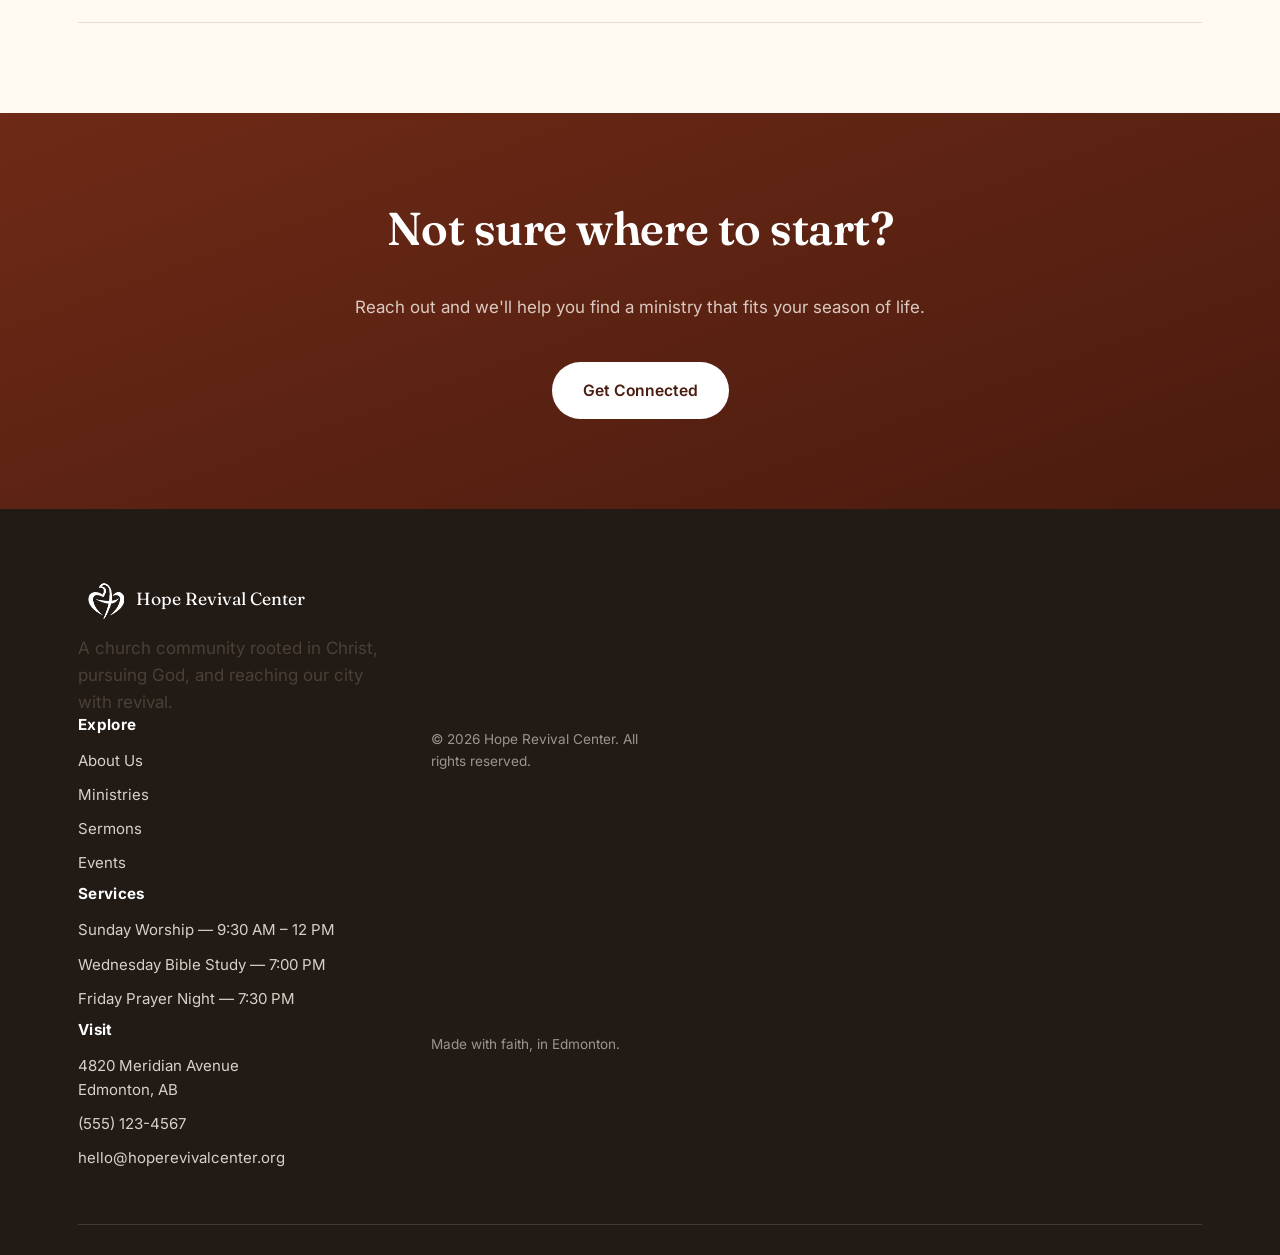
<file: ministries.html>
<!DOCTYPE html>
<html lang="en">
<head>
<meta charset="UTF-8">
<meta name="viewport" content="width=device-width, initial-scale=1.0">
<title>Ministries · Hope Revival Center</title>
<meta name="description" content="Explore ministries at Hope Revival Center — kids, youth, worship, prayer, outreach, and more.">
<link rel="icon" href="assets/mark.png">
<link rel="stylesheet" href="styles.css">
</head>
<body>
  <header class="site-header">
    <div class="header-inner">
      <a href="index.html" class="brand">
        <img src="assets/mark.png" alt="Hope Revival Center mark">
        <span>Hope Revival Center</span>
      </a>
      <button class="menu-toggle" aria-label="Toggle menu" onclick="document.querySelector('.main-nav').classList.toggle('open')">
        <span></span><span></span><span></span>
      </button>
      <nav class="main-nav">
      <a href="index.html" class="">Home</a>
      <a href="about.html" class="">About</a>
      <a href="ministries.html" class="current">Ministries</a>
      <a href="sermons.html" class="">Sermons</a>
      <a href="events.html" class="">Events</a>
      <a href="contact.html" class="">Contact</a>
      <a href="give.html" class="nav-give">Give</a>
      </nav>
    </div>
  </header>
  
  <section class="page-hero">
    <img class="hero-mark" src="assets/mark.png" alt="">
    <div class="wrap">
      <div class="eyebrow">Ministries</div>
      <h1>There's a place<br>for you to serve.</h1>
      <p class="lede">Every ministry at Hope Revival exists for one reason: to help people meet Jesus and grow in Him, together.</p>
    </div>
  </section>

  <section>
    <div class="wrap">
      
      <div class="ministry-row">
        <div class="tag">Ages 0–11</div>
        <div><h3>Kids Ministry</h3><p>A safe, joyful environment where kids learn who God is through age-appropriate teaching, worship, and play — every Sunday morning.</p></div>
      </div>
      <div class="ministry-row">
        <div class="tag">Grades 6–12</div>
        <div><h3>Youth Ministry</h3><p>Students wrestle with real questions, build lasting friendships, and discover a faith that holds up outside of church walls. Wednesdays at 7 PM.</p></div>
      </div>
      <div class="ministry-row">
        <div class="tag">Musicians, vocalists, media</div>
        <div><h3>Worship & Creative Arts</h3><p>The team behind the music, visuals, and atmosphere of our services — always looking for new voices and hands to serve.</p></div>
      </div>
      <div class="ministry-row">
        <div class="tag">All ages</div>
        <div><h3>Prayer Ministry</h3><p>A dedicated team that prays over our church, city, and requests submitted each week, plus our Friday Prayer Nights.</p></div>
      </div>
      <div class="ministry-row">
        <div class="tag">Local & global</div>
        <div><h3>Outreach & Missions</h3><p>From neighborhood food drives to supporting missionaries overseas, we believe generosity is worship in motion.</p></div>
      </div>
      <div class="ministry-row">
        <div class="tag">Adults</div>
        <div><h3>Men's & Women's Groups</h3><p>Gender-specific small groups meeting monthly for honest conversation, Scripture, and accountability.</p></div>
      </div>
    </div>
  </section>

  <section class="section-dark">
    <div class="wrap center" style="max-width:640px;">
      <h2>Not sure where to start?</h2>
      <p class="center mt-40">Reach out and we'll help you find a ministry that fits your season of life.</p>
      <div class="mt-40"><a href="contact.html" class="btn btn-light">Get Connected</a></div>
    </div>
  </section>

  <footer class="site-footer">
    <div class="wrap">
      <div class="footer-grid">
        <div>
          <div class="footer-brand">
            <img src="assets/mark.png" alt="Hope Revival Center mark">
            <span>Hope Revival Center</span>
          </div>
          <p>A church community rooted in Christ, pursuing God, and reaching our city with revival.</p>
        <div>
          <h4>Explore</h4>
          <ul>
            <li><a href="about.html">About Us</a></li>
            <li><a href="ministries.html">Ministries</a></li>
            <li><a href="sermons.html">Sermons</a></li>
            <li><a href="events.html">Events</a></li>
          </ul>
        </div>
        <div>
          <h4>Services</h4>
          <ul>
            <li>Sunday Worship — 9:30 AM – 12 PM</li>
            <li>Wednesday Bible Study — 7:00 PM</li>
            <li>Friday Prayer Night — 7:30 PM</li>
          </ul>
        </div>
        <div>
          <h4>Visit</h4>
          <ul>
            <li>4820 Meridian Avenue<br>Edmonton, AB</li>
            <li><a href="tel:+15551234567">(555) 123-4567</a></li>
            <li><a href="mailto:hello@hoperevivalcenter.org">hello@hoperevivalcenter.org</a></li>
          </ul>
        </div>
      </div>
      <div class="footer-bottom">
        <span>&copy; 2026 Hope Revival Center. All rights reserved.</span>
        <span>Made with faith, in Edmonton.</span>
      </div>
    </div>
  </footer>
  <script src="script.js"></script>
</body>
</html>
</file>
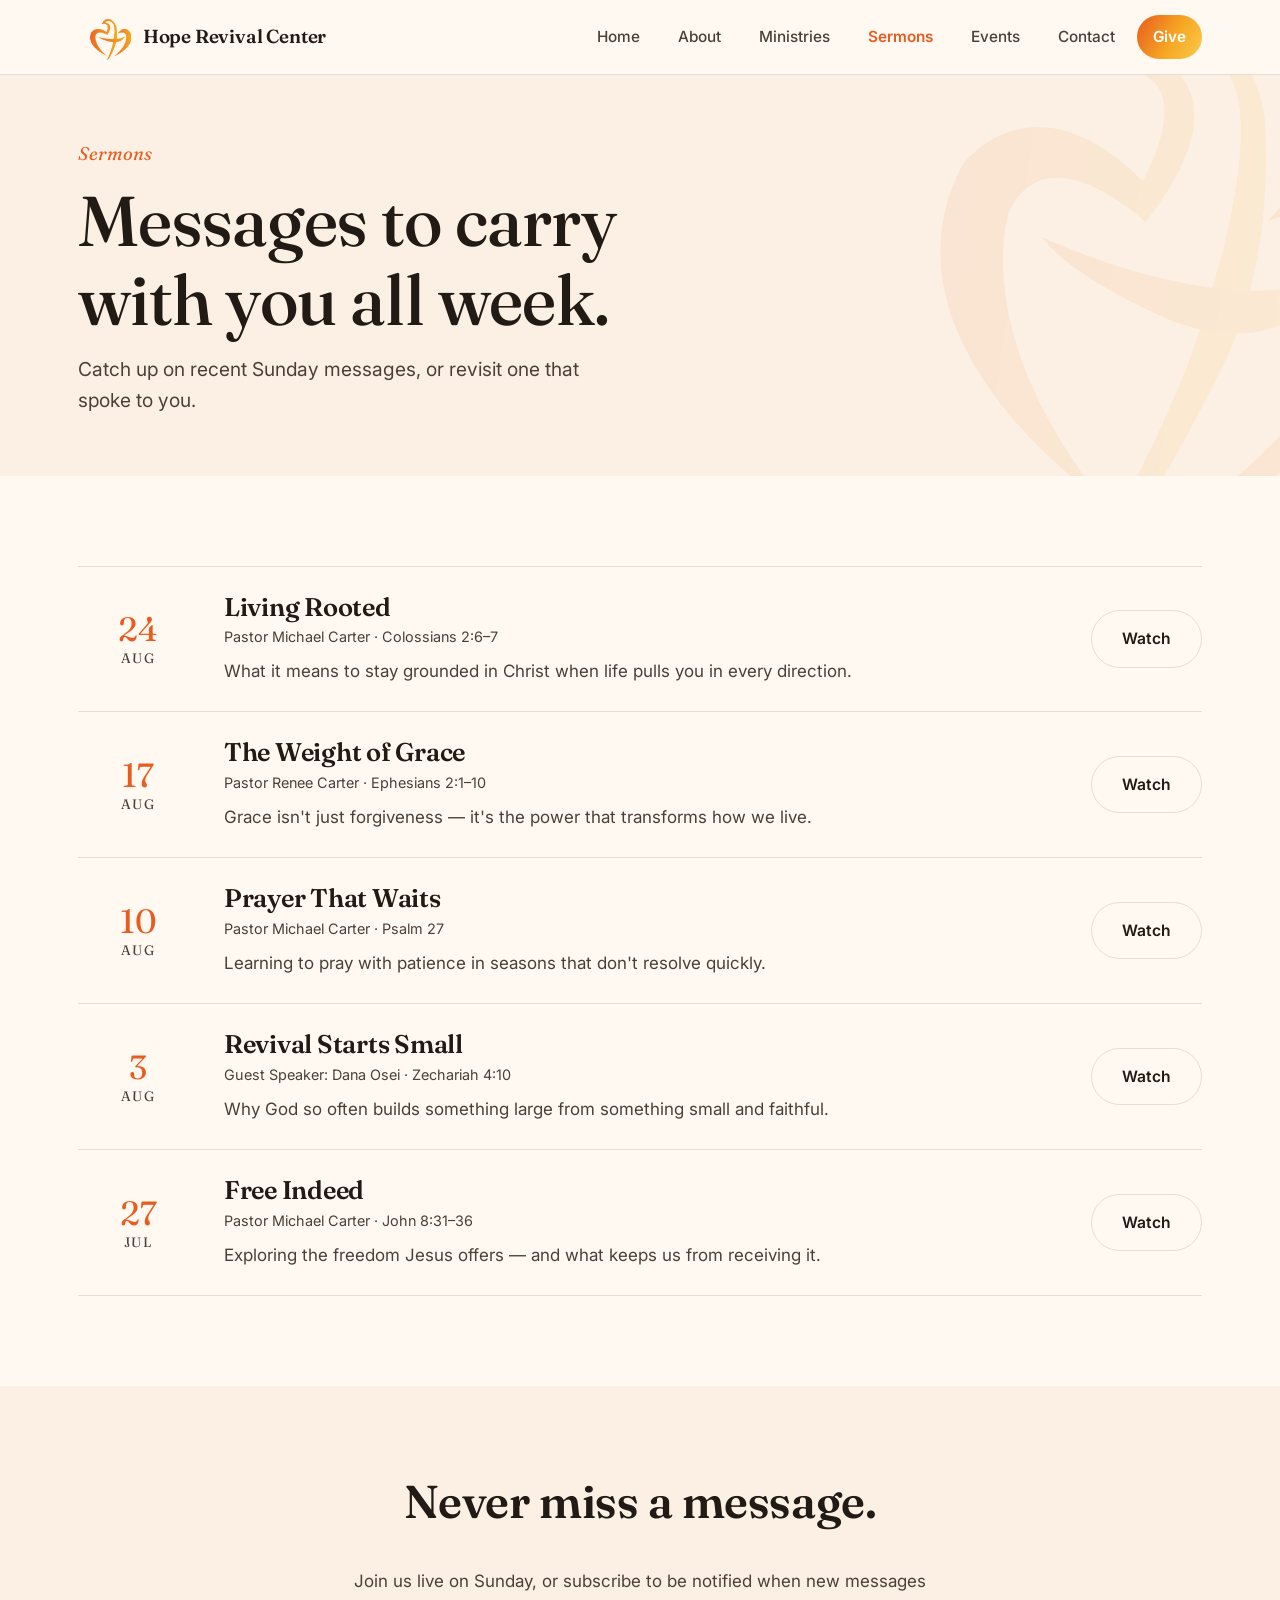
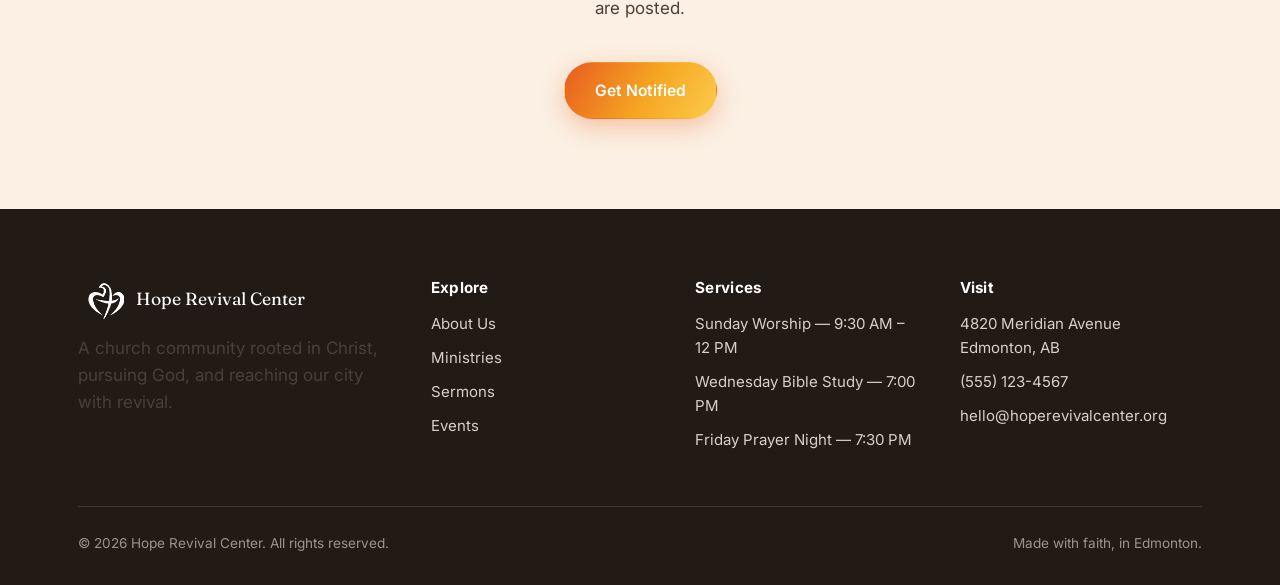
<file: sermons.html>
<!DOCTYPE html>
<html lang="en">
<head>
<meta charset="UTF-8">
<meta name="viewport" content="width=device-width, initial-scale=1.0">
<title>Sermons · Hope Revival Center</title>
<meta name="description" content="Watch and listen to recent sermons from Hope Revival Center.">
<link rel="icon" href="assets/mark.png">
<link rel="stylesheet" href="styles.css">
</head>
<body>
  <header class="site-header">
    <div class="header-inner">
      <a href="index.html" class="brand">
        <img src="assets/mark.png" alt="Hope Revival Center mark">
        <span>Hope Revival Center</span>
      </a>
      <button class="menu-toggle" aria-label="Toggle menu" onclick="document.querySelector('.main-nav').classList.toggle('open')">
        <span></span><span></span><span></span>
      </button>
      <nav class="main-nav">
      <a href="index.html" class="">Home</a>
      <a href="about.html" class="">About</a>
      <a href="ministries.html" class="">Ministries</a>
      <a href="sermons.html" class="current">Sermons</a>
      <a href="events.html" class="">Events</a>
      <a href="contact.html" class="">Contact</a>
      <a href="give.html" class="nav-give">Give</a>
      </nav>
    </div>
  </header>
  
  <section class="page-hero">
    <img class="hero-mark" src="assets/mark.png" alt="">
    <div class="wrap">
      <div class="eyebrow">Sermons</div>
      <h1>Messages to carry<br>with you all week.</h1>
      <p class="lede">Catch up on recent Sunday messages, or revisit one that spoke to you.</p>
    </div>
  </section>

  <section>
    <div class="wrap">
      
      <div class="sermon">
        <div class="date-badge"><span class="num">24</span><span class="mon">Aug</span></div>
        <div>
          <h3>Living Rooted</h3>
          <div class="meta">Pastor Michael Carter &middot; Colossians 2:6–7</div>
          <p class="mt-40" style="margin-top:10px;">What it means to stay grounded in Christ when life pulls you in every direction.</p>
        </div>
        <div class="actions"><a href="#" class="btn btn-ghost">Watch</a></div>
      </div>
      <div class="sermon">
        <div class="date-badge"><span class="num">17</span><span class="mon">Aug</span></div>
        <div>
          <h3>The Weight of Grace</h3>
          <div class="meta">Pastor Renee Carter &middot; Ephesians 2:1–10</div>
          <p class="mt-40" style="margin-top:10px;">Grace isn't just forgiveness — it's the power that transforms how we live.</p>
        </div>
        <div class="actions"><a href="#" class="btn btn-ghost">Watch</a></div>
      </div>
      <div class="sermon">
        <div class="date-badge"><span class="num">10</span><span class="mon">Aug</span></div>
        <div>
          <h3>Prayer That Waits</h3>
          <div class="meta">Pastor Michael Carter &middot; Psalm 27</div>
          <p class="mt-40" style="margin-top:10px;">Learning to pray with patience in seasons that don't resolve quickly.</p>
        </div>
        <div class="actions"><a href="#" class="btn btn-ghost">Watch</a></div>
      </div>
      <div class="sermon">
        <div class="date-badge"><span class="num">3</span><span class="mon">Aug</span></div>
        <div>
          <h3>Revival Starts Small</h3>
          <div class="meta">Guest Speaker: Dana Osei &middot; Zechariah 4:10</div>
          <p class="mt-40" style="margin-top:10px;">Why God so often builds something large from something small and faithful.</p>
        </div>
        <div class="actions"><a href="#" class="btn btn-ghost">Watch</a></div>
      </div>
      <div class="sermon">
        <div class="date-badge"><span class="num">27</span><span class="mon">Jul</span></div>
        <div>
          <h3>Free Indeed</h3>
          <div class="meta">Pastor Michael Carter &middot; John 8:31–36</div>
          <p class="mt-40" style="margin-top:10px;">Exploring the freedom Jesus offers — and what keeps us from receiving it.</p>
        </div>
        <div class="actions"><a href="#" class="btn btn-ghost">Watch</a></div>
      </div>
    </div>
  </section>

  <section class="section-cream-deep">
    <div class="wrap center" style="max-width:640px;">
      <h2>Never miss a message.</h2>
      <p class="center mt-40">Join us live on Sunday, or subscribe to be notified when new messages are posted.</p>
      <div class="mt-40"><a href="contact.html" class="btn btn-primary">Get Notified</a></div>
    </div>
  </section>

  <footer class="site-footer">
    <div class="wrap">
      <div class="footer-grid">
        <div>
          <div class="footer-brand">
            <img src="assets/mark.png" alt="Hope Revival Center mark">
            <span>Hope Revival Center</span>
          </div>
          <p>A church community rooted in Christ, pursuing God, and reaching our city with revival.</p>
        </div>
        <div>
          <h4>Explore</h4>
          <ul>
            <li><a href="about.html">About Us</a></li>
            <li><a href="ministries.html">Ministries</a></li>
            <li><a href="sermons.html">Sermons</a></li>
            <li><a href="events.html">Events</a></li>
          </ul>
        </div>
        <div>
          <h4>Services</h4>
          <ul>
            <li>Sunday Worship — 9:30 AM – 12 PM</li>
            <li>Wednesday Bible Study — 7:00 PM</li>
            <li>Friday Prayer Night — 7:30 PM</li>
          </ul>
        </div>
        <div>
          <h4>Visit</h4>
          <ul>
            <li>4820 Meridian Avenue<br>Edmonton, AB</li>
            <li><a href="tel:+15551234567">(555) 123-4567</a></li>
            <li><a href="mailto:hello@hoperevivalcenter.org">hello@hoperevivalcenter.org</a></li>
          </ul>
        </div>
      </div>
      <div class="footer-bottom">
        <span>&copy; 2026 Hope Revival Center. All rights reserved.</span>
        <span>Made with faith, in Edmonton.</span>
      </div>
    </div>
  </footer>
  <script src="script.js"></script>
</body>
</html>
</file>
<file: styles.css>
/* ============================================
   Hope Revival Center — Design System
   Palette: warm cream, ink, flame-orange to amber gradient, deep rust
   Type: Fraunces (display) + Inter (body)
   ============================================ */

@import url('https://fonts.googleapis.com/css2?family=Fraunces:ital,opsz,wght@0,9..144,300;0,9..144,400;0,9..144,500;0,9..144,600;0,9..144,700;0,9..144,900;1,9..144,400;1,9..144,500&family=Inter:wght@400;500;600;700;800&display=swap');

:root {
  --ink: #211A15;
  --ink-soft: #4A4038;
  --cream: #FFF9F2;
  --cream-deep: #FBF0E3;
  --white: #FFFFFF;
  --flame-1: #E85C1F;
  --flame-2: #F6A623;
  --flame-3: #FBCB4A;
  --rust: #6E2A16;
  --rust-deep: #4A1B0F;
  --line: rgba(33, 26, 21, 0.12);

  --gradient-flame: linear-gradient(120deg, var(--flame-1) 0%, var(--flame-2) 55%, var(--flame-3) 100%);
  --gradient-rust: linear-gradient(160deg, var(--rust) 0%, var(--rust-deep) 100%);

  --font-display: 'Fraunces', serif;
  --font-body: 'Inter', sans-serif;

  --container: 1180px;
}

* { box-sizing: border-box; margin: 0; padding: 0; }

html { scroll-behavior: smooth; }

body {
  font-family: var(--font-body);
  background: var(--cream);
  color: var(--ink);
  line-height: 1.6;
  font-size: 17px;
  -webkit-font-smoothing: antialiased;
}

img { max-width: 100%; display: block; }

a { color: inherit; text-decoration: none; }

.wrap {
  max-width: var(--container);
  margin: 0 auto;
  padding: 0 28px;
}

h1, h2, h3, h4 {
  font-family: var(--font-display);
  font-weight: 600;
  line-height: 1.12;
  letter-spacing: -0.01em;
  color: var(--ink);
}

h1 { font-size: clamp(2.6rem, 5.5vw, 4.6rem); font-weight: 500; }
h2 { font-size: clamp(2rem, 3.6vw, 3rem); }
h3 { font-size: clamp(1.3rem, 2vw, 1.7rem); }

p { color: var(--ink-soft); max-width: 62ch; }

.lede {
  font-size: 1.2rem;
  color: var(--ink-soft);
  max-width: 46ch;
}

/* ---------- Buttons ---------- */
.btn {
  display: inline-flex;
  align-items: center;
  gap: 10px;
  padding: 15px 30px;
  border-radius: 100px;
  font-family: var(--font-body);
  font-weight: 600;
  font-size: 0.98rem;
  border: 1px solid transparent;
  cursor: pointer;
  transition: transform 0.25s ease, box-shadow 0.25s ease;
}
.btn-primary {
  background: var(--gradient-flame);
  color: var(--white);
  box-shadow: 0 8px 24px rgba(232, 92, 31, 0.32);
}
.btn-primary:hover { transform: translateY(-2px); box-shadow: 0 12px 28px rgba(232, 92, 31, 0.4); }
.btn-ghost {
  background: transparent;
  color: var(--ink);
  border-color: var(--line);
}
.btn-ghost:hover { border-color: var(--flame-1); color: var(--flame-1); }
.btn-light {
  background: var(--white);
  color: var(--rust-deep);
}
.btn-light:hover { transform: translateY(-2px); }

/* ---------- Header ---------- */
header.site-header {
  position: sticky;
  top: 0;
  z-index: 100;
  background: rgba(255, 249, 242, 0.92);
  backdrop-filter: blur(10px);
  border-bottom: 1px solid var(--line);
}
.header-inner {
  display: flex;
  align-items: center;
  justify-content: space-between;
  padding: 14px 28px;
  max-width: var(--container);
  margin: 0 auto;
}
.brand {
  display: flex;
  align-items: center;
  gap: 12px;
}
.brand img { height: 46px; width: auto; }
.brand span {
  font-family: var(--font-display);
  font-weight: 600;
  font-size: 1.18rem;
  letter-spacing: -0.01em;
}
nav.main-nav {
  display: flex;
  align-items: center;
  gap: 6px;
}
nav.main-nav a {
  padding: 10px 16px;
  font-size: 0.96rem;
  font-weight: 500;
  color: var(--ink-soft);
  border-radius: 100px;
  transition: background 0.2s ease, color 0.2s ease;
}
nav.main-nav a:hover { background: var(--cream-deep); color: var(--ink); }
nav.main-nav a.current { color: var(--flame-1); font-weight: 600; }
nav.main-nav a.nav-give {
  background: var(--gradient-flame);
  color: var(--white) !important;
  font-weight: 600;
}
.menu-toggle {
  display: none;
  background: none;
  border: none;
  cursor: pointer;
  padding: 8px;
}
.menu-toggle span {
  display: block;
  width: 24px;
  height: 2px;
  background: var(--ink);
  margin: 5px 0;
  transition: 0.25s;
}

@media (max-width: 900px) {
  nav.main-nav {
    position: fixed;
    top: 74px;
    left: 0;
    right: 0;
    background: var(--cream);
    flex-direction: column;
    align-items: stretch;
    padding: 10px 20px 24px;
    border-bottom: 1px solid var(--line);
    display: none;
    gap: 2px;
  }
  nav.main-nav.open { display: flex; }
  nav.main-nav a { padding: 13px 14px; }
  nav.main-nav a.nav-give { text-align: center; margin-top: 8px; }
  .menu-toggle { display: block; }
}

/* ---------- Hero shared ---------- */
.hero {
  position: relative;
  overflow: hidden;
  padding: 90px 0 100px;
}
.hero-mark {
  position: absolute;
  top: -140px;
  right: -140px;
  width: 620px;
  height: 620px;
  opacity: 0.09;
  transform: rotate(8deg);
  pointer-events: none;
}
.hero .wrap { position: relative; z-index: 1; }
.eyebrow {
  font-family: var(--font-display);
  font-style: italic;
  font-size: 1.15rem;
  color: var(--flame-1);
  margin-bottom: 14px;
}

/* ---------- Page hero (interior pages, smaller) ---------- */
.page-hero {
  padding: 64px 0 60px;
  position: relative;
  overflow: hidden;
  background: var(--cream-deep);
}
.page-hero .wrap { position: relative; z-index: 1; }
.page-hero p.lede { margin-top: 14px; }

/* ---------- Sections ---------- */
section { padding: 90px 0; }
.section-tight { padding: 60px 0; }
.section-dark {
  background: var(--gradient-rust);
  color: var(--cream);
}
.section-dark h2, .section-dark h3 { color: var(--white); }
.section-dark p { color: rgba(255, 249, 242, 0.78); }
.section-cream-deep { background: var(--cream-deep); }

.section-head {
  display: flex;
  justify-content: space-between;
  align-items: flex-end;
  gap: 40px;
  margin-bottom: 48px;
  flex-wrap: wrap;
}

/* ---------- Service strip ---------- */
.service-strip {
  background: var(--ink);
  color: var(--cream);
  padding: 26px 0;
}
.service-strip .wrap {
  display: flex;
  flex-wrap: wrap;
  gap: 28px 48px;
  align-items: center;
  justify-content: center;
  text-align: center;
}
.service-strip .item { display: flex; flex-direction: column; gap: 2px; }
.service-strip .item .day { font-family: var(--font-display); font-size: 1.1rem; color: var(--flame-3); }
.service-strip .item .time { font-size: 0.92rem; color: rgba(255,249,242,0.75); }

/* ---------- Asymmetric feature row ---------- */
.feature-row {
  display: grid;
  grid-template-columns: 1fr 1fr;
  gap: 70px;
  align-items: center;
}
.feature-row.reverse .visual { order: 2; }
@media (max-width: 860px) {
  .feature-row, .feature-row.reverse .visual { order: initial; }
  .feature-row { grid-template-columns: 1fr; gap: 36px; }
}
.visual {
  aspect-ratio: 4/3;
  border-radius: 28px;
  background: var(--gradient-flame);
  position: relative;
  overflow: hidden;
}
.visual.alt { background: var(--gradient-rust); }
.visual::after {
  content: "";
  position: absolute;
  inset: 0;
  background: radial-gradient(circle at 30% 20%, rgba(255,255,255,0.35), transparent 55%);
}
.visual img.mark-overlay {
  position: absolute;
  right: -8%;
  bottom: -12%;
  width: 62%;
  opacity: 0.9;
  filter: brightness(0) invert(1);
  opacity: 0.16;
}

/* ---------- Ministries alternating rows ---------- */
.ministry-row {
  display: grid;
  grid-template-columns: 0.9fr 1.4fr;
  gap: 50px;
  padding: 46px 0;
  border-top: 1px solid var(--line);
  align-items: start;
}
.ministry-row:last-child { border-bottom: 1px solid var(--line); }
.ministry-row .tag {
  font-family: var(--font-display);
  font-style: italic;
  color: var(--flame-1);
  font-size: 1.05rem;
}
@media (max-width: 760px) {
  .ministry-row { grid-template-columns: 1fr; gap: 12px; }
}

/* ---------- Cards (used sparingly, varied) ---------- */
.card {
  background: var(--white);
  border: 1px solid var(--line);
  border-radius: 20px;
  padding: 32px;
}
.card-flame {
  background: var(--gradient-flame);
  color: var(--white);
  border: none;
}
.card-flame p { color: rgba(255,255,255,0.9); }

/* ---------- Sermon list ---------- */
.sermon {
  display: grid;
  grid-template-columns: 120px 1fr auto;
  gap: 26px;
  align-items: center;
  padding: 26px 0;
  border-top: 1px solid var(--line);
}
.sermon:last-child { border-bottom: 1px solid var(--line); }
.sermon .date-badge {
  font-family: var(--font-display);
  text-align: center;
  line-height: 1.1;
}
.date-badge .num { font-size: 2.1rem; display: block; color: var(--flame-1); }
.date-badge .mon { font-size: 0.85rem; text-transform: uppercase; letter-spacing: 0.08em; color: var(--ink-soft); }
.sermon .meta { font-size: 0.9rem; color: var(--ink-soft); margin-top: 4px; }
@media (max-width: 700px) {
  .sermon { grid-template-columns: 70px 1fr; }
  .sermon .actions { grid-column: 1 / -1; margin-top: 10px; }
}

/* ---------- Events ---------- */
.event {
  display: grid;
  grid-template-columns: 100px 1fr;
  gap: 26px;
  padding: 28px 0;
  border-top: 1px solid var(--line);
}
.event:last-child { border-bottom: 1px solid var(--line); }
.event .date-block {
  background: var(--gradient-flame);
  color: var(--white);
  border-radius: 16px;
  text-align: center;
  padding: 14px 0;
  font-family: var(--font-display);
}
.event .date-block .num { font-size: 1.8rem; display: block; }
.event .date-block .mon { font-size: 0.78rem; text-transform: uppercase; letter-spacing: 0.06em; }

/* ---------- Give page ---------- */
.give-option {
  border: 1px solid var(--line);
  border-radius: 20px;
  padding: 34px;
  background: var(--white);
  height: 100%;
}
.give-grid {
  display: grid;
  grid-template-columns: repeat(3, 1fr);
  gap: 26px;
}
@media (max-width: 860px) { .give-grid { grid-template-columns: 1fr; } }

/* ---------- Contact ---------- */
.contact-grid {
  display: grid;
  grid-template-columns: 1fr 1fr;
  gap: 60px;
}
@media (max-width: 860px) { .contact-grid { grid-template-columns: 1fr; } }
.field {
  margin-bottom: 18px;
}
.field label {
  display: block;
  font-size: 0.88rem;
  font-weight: 600;
  margin-bottom: 7px;
  color: var(--ink);
}
.field input, .field textarea {
  width: 100%;
  padding: 13px 16px;
  border: 1px solid var(--line);
  border-radius: 12px;
  font-family: var(--font-body);
  font-size: 0.98rem;
  background: var(--white);
  color: var(--ink);
}
.field textarea { min-height: 130px; resize: vertical; }
.field input:focus, .field textarea:focus {
  outline: 2px solid var(--flame-1);
  outline-offset: 1px;
}
.map-frame {
  border-radius: 20px;
  overflow: hidden;
  border: 1px solid var(--line);
  height: 340px;
}
.map-frame iframe { width: 100%; height: 100%; border: 0; }

/* ---------- Footer ---------- */
footer.site-footer {
  background: var(--ink);
  color: rgba(255, 249, 242, 0.82);
  padding: 70px 0 30px;
}
.footer-grid {
  display: grid;
  grid-template-columns: 1.4fr 1fr 1fr 1.1fr;
  gap: 44px;
  padding-bottom: 44px;
  border-bottom: 1px solid rgba(255,249,242,0.14);
}
@media (max-width: 800px) {
  .footer-grid { grid-template-columns: 1fr 1fr; }
}
@media (max-width: 500px) {
  .footer-grid { grid-template-columns: 1fr; }
}
.footer-grid h4 {
  color: var(--white);
  font-size: 0.95rem;
  font-family: var(--font-body);
  font-weight: 700;
  margin-bottom: 16px;
  letter-spacing: 0.02em;
}
.footer-grid ul { list-style: none; }
.footer-grid li { margin-bottom: 10px; font-size: 0.94rem; }
.footer-grid a:hover { color: var(--flame-3); }
.footer-brand { display: flex; align-items: center; gap: 12px; margin-bottom: 16px; }
.footer-brand img { height: 40px; filter: brightness(0) invert(1); }
.footer-brand span { font-family: var(--font-display); font-size: 1.1rem; color: var(--white); }
.footer-bottom {
  display: flex;
  justify-content: space-between;
  align-items: center;
  padding-top: 26px;
  font-size: 0.85rem;
  color: rgba(255,249,242,0.55);
  flex-wrap: wrap;
  gap: 12px;
}

/* ---------- Utility ---------- */
.center { text-align: center; margin-left: auto; margin-right: auto; }
.mt-40 { margin-top: 40px; }
.stack { display: flex; gap: 16px; flex-wrap: wrap; }
.badge {
  display: inline-block;
  padding: 6px 14px;
  border-radius: 100px;
  background: var(--cream-deep);
  color: var(--rust);
  font-size: 0.82rem;
  font-weight: 600;
  margin-bottom: 16px;
}
</file>
